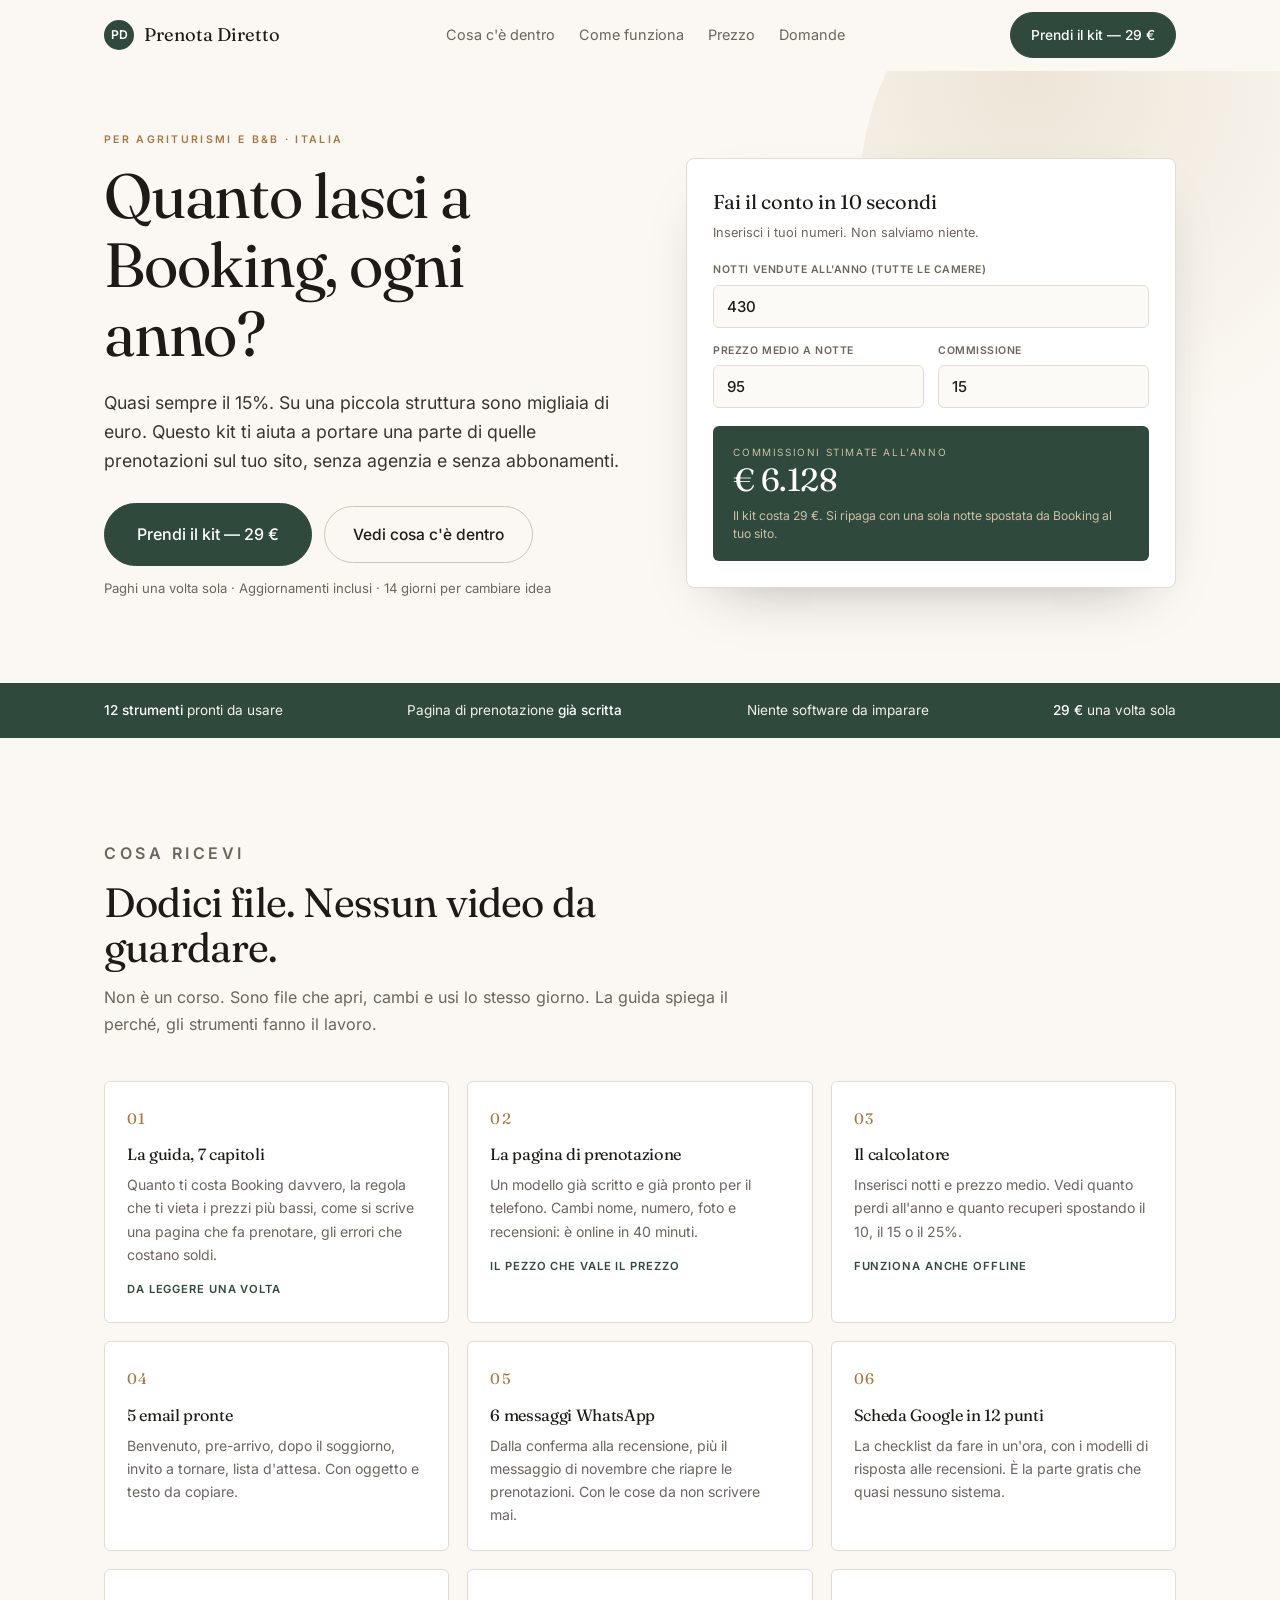
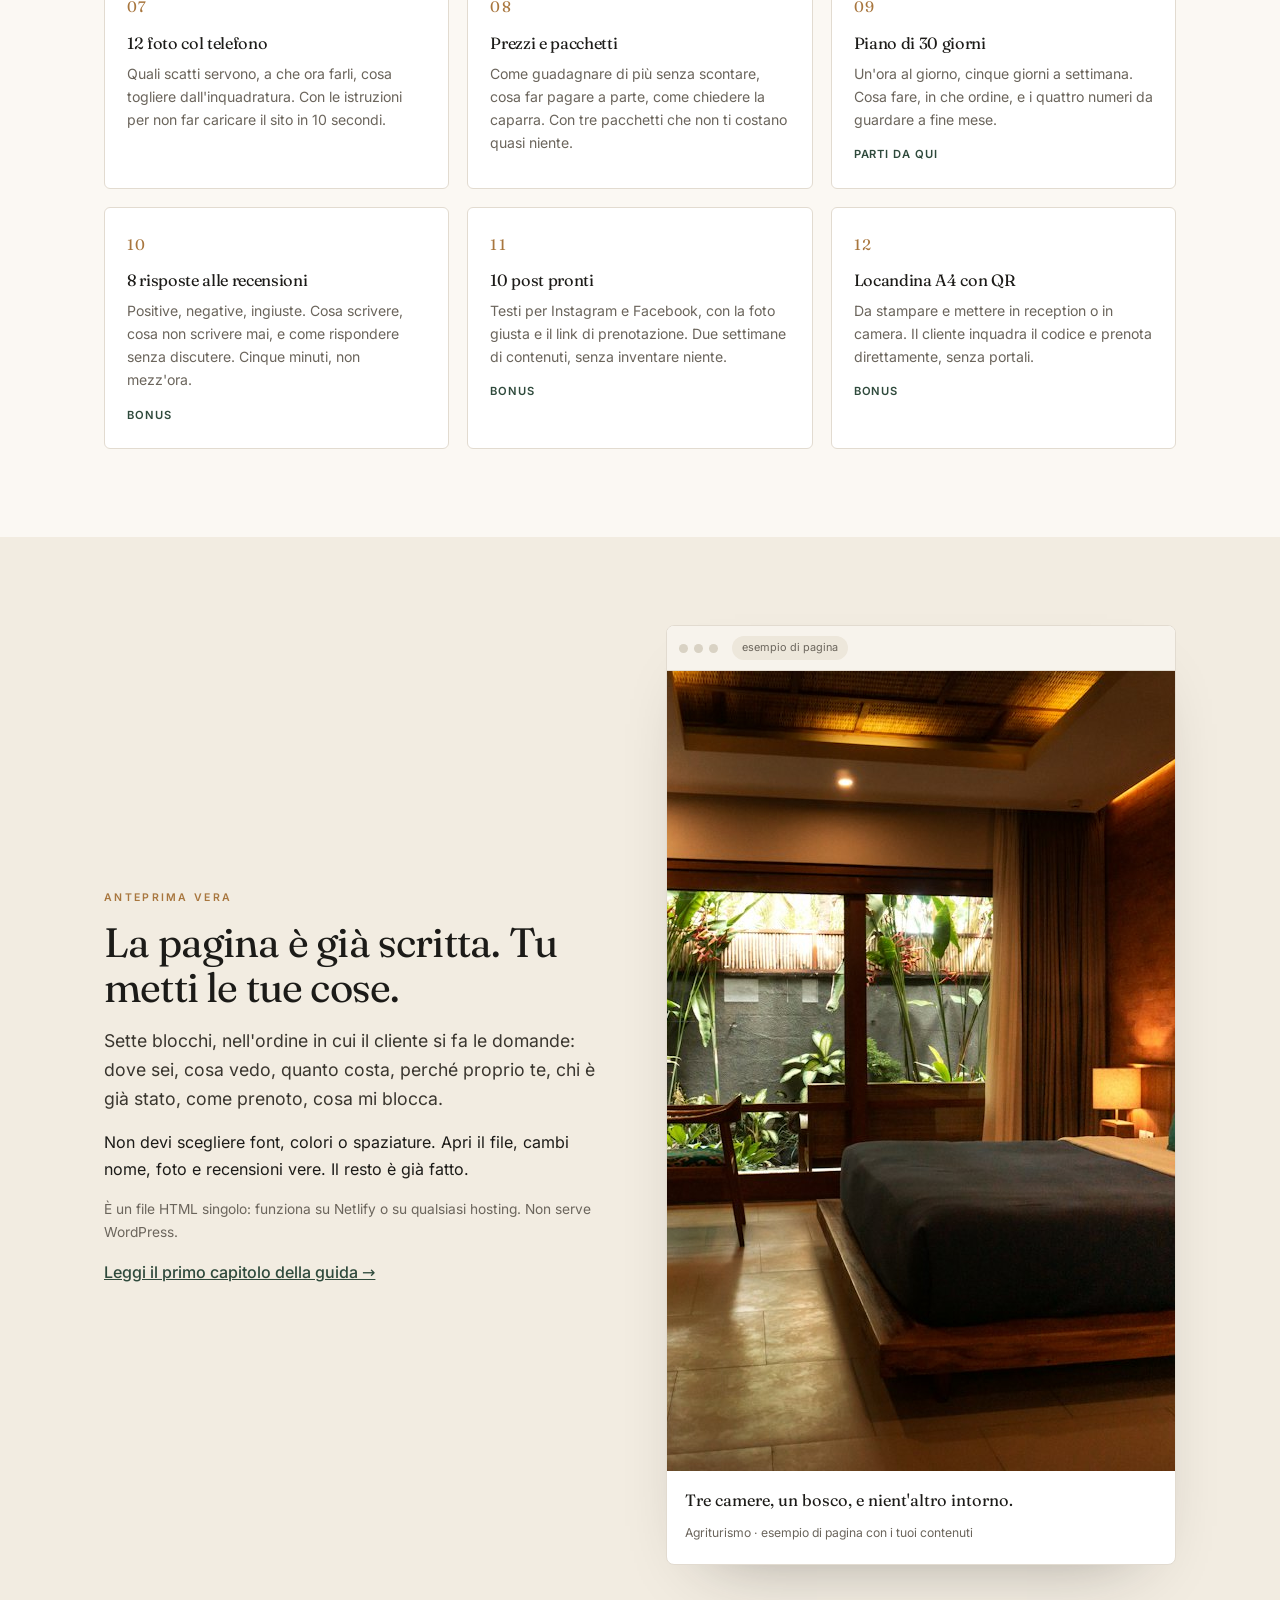
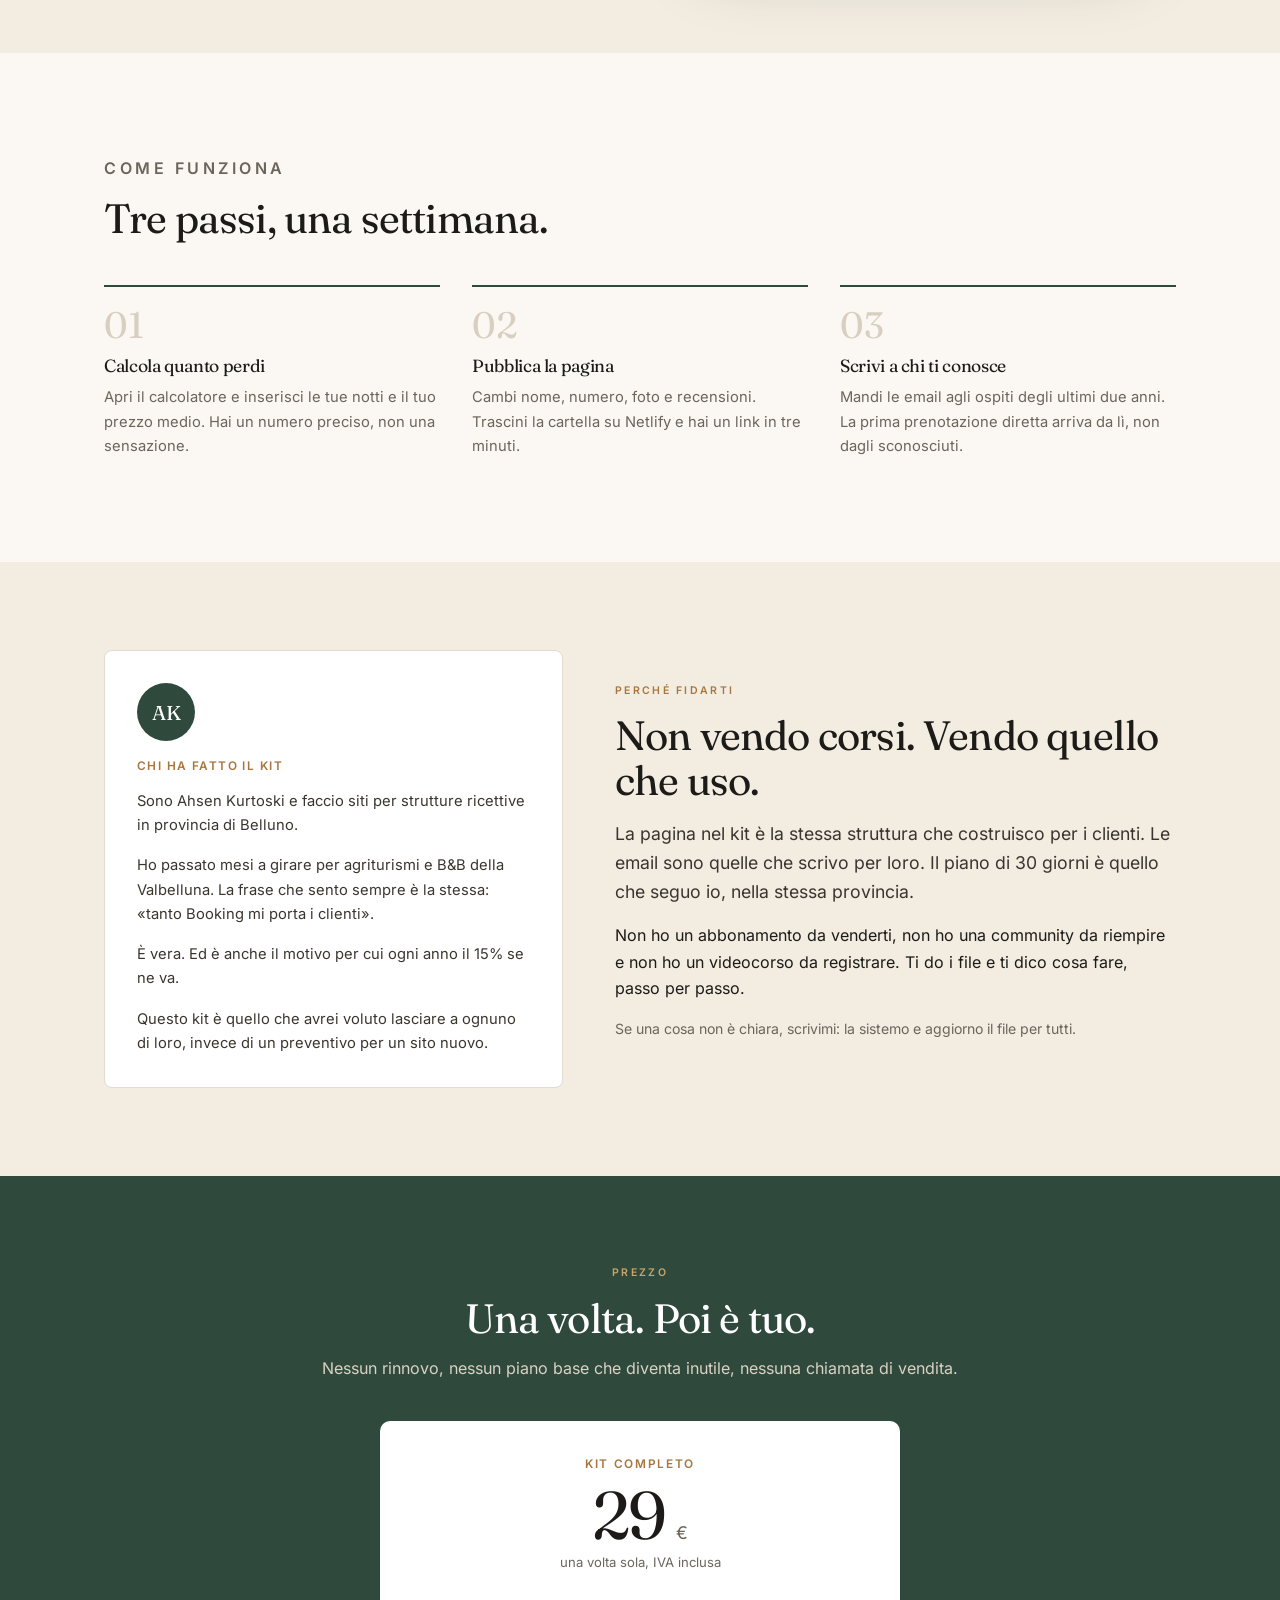
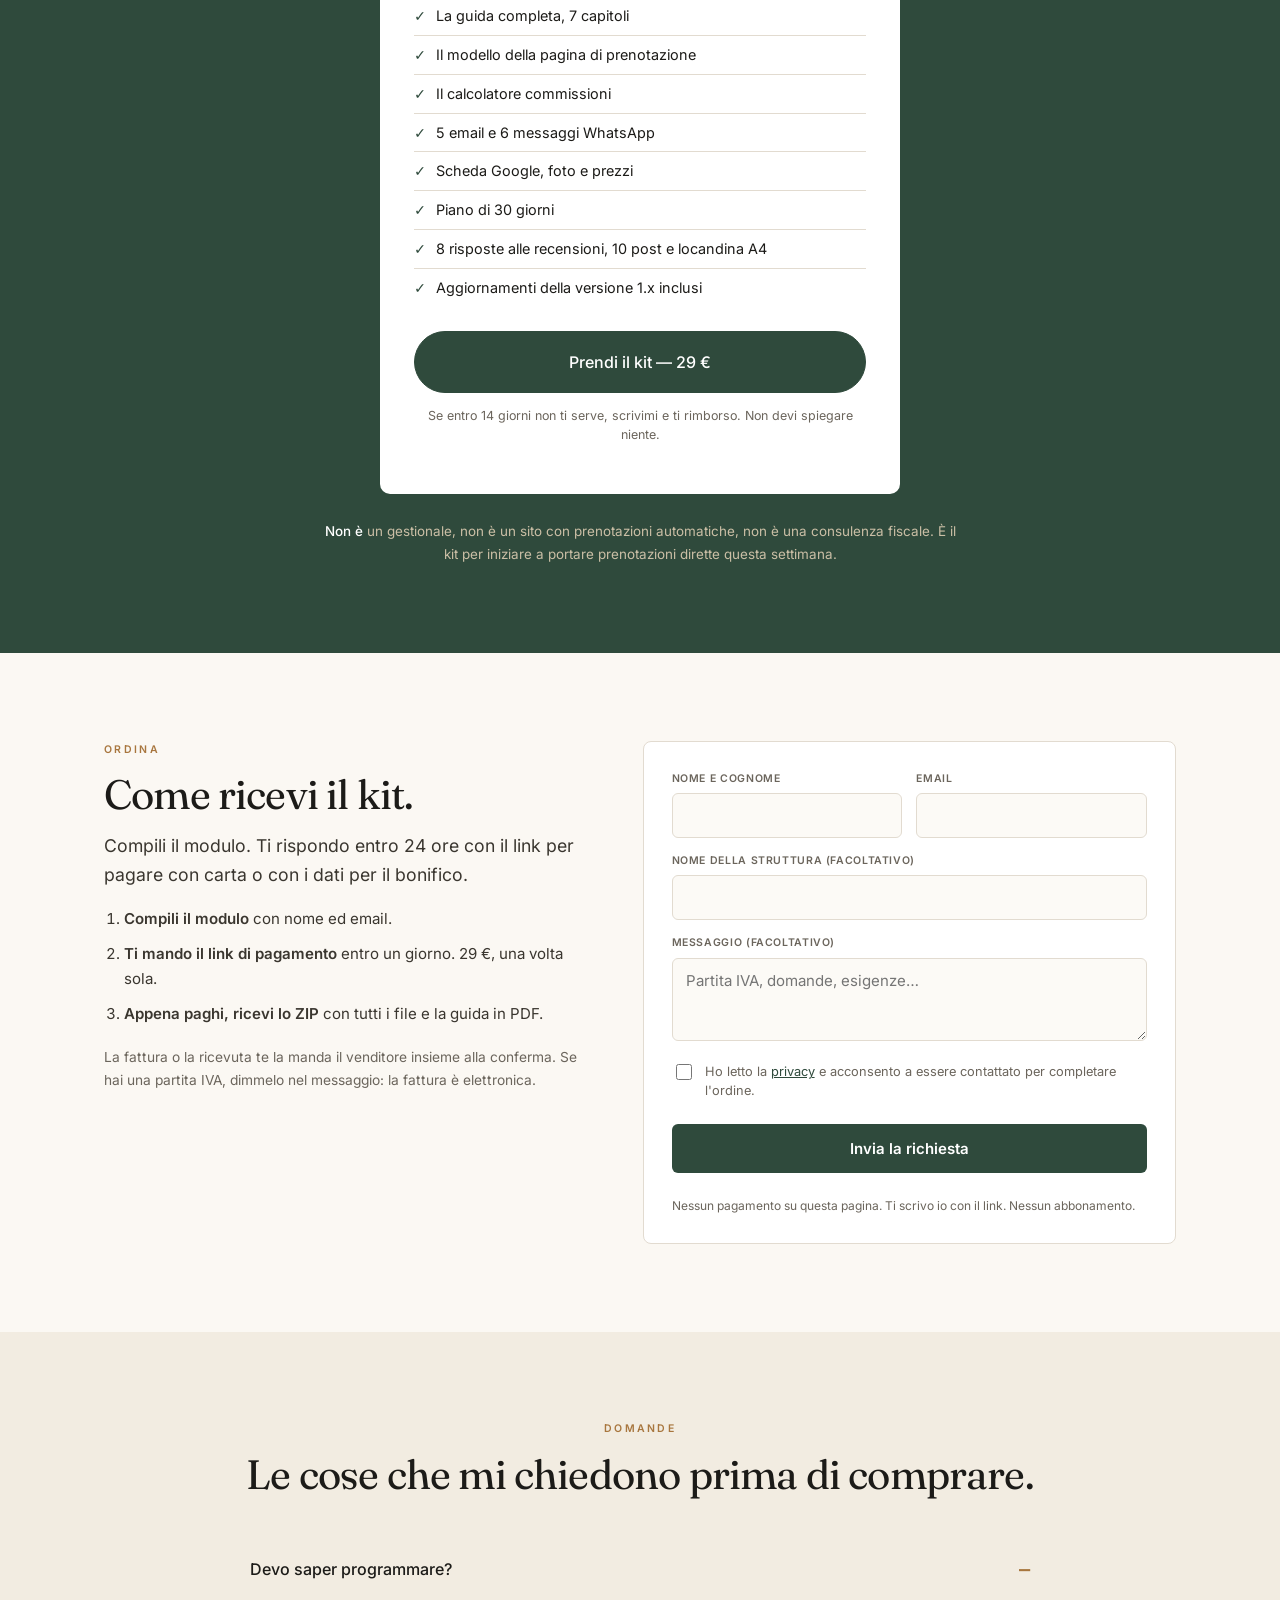
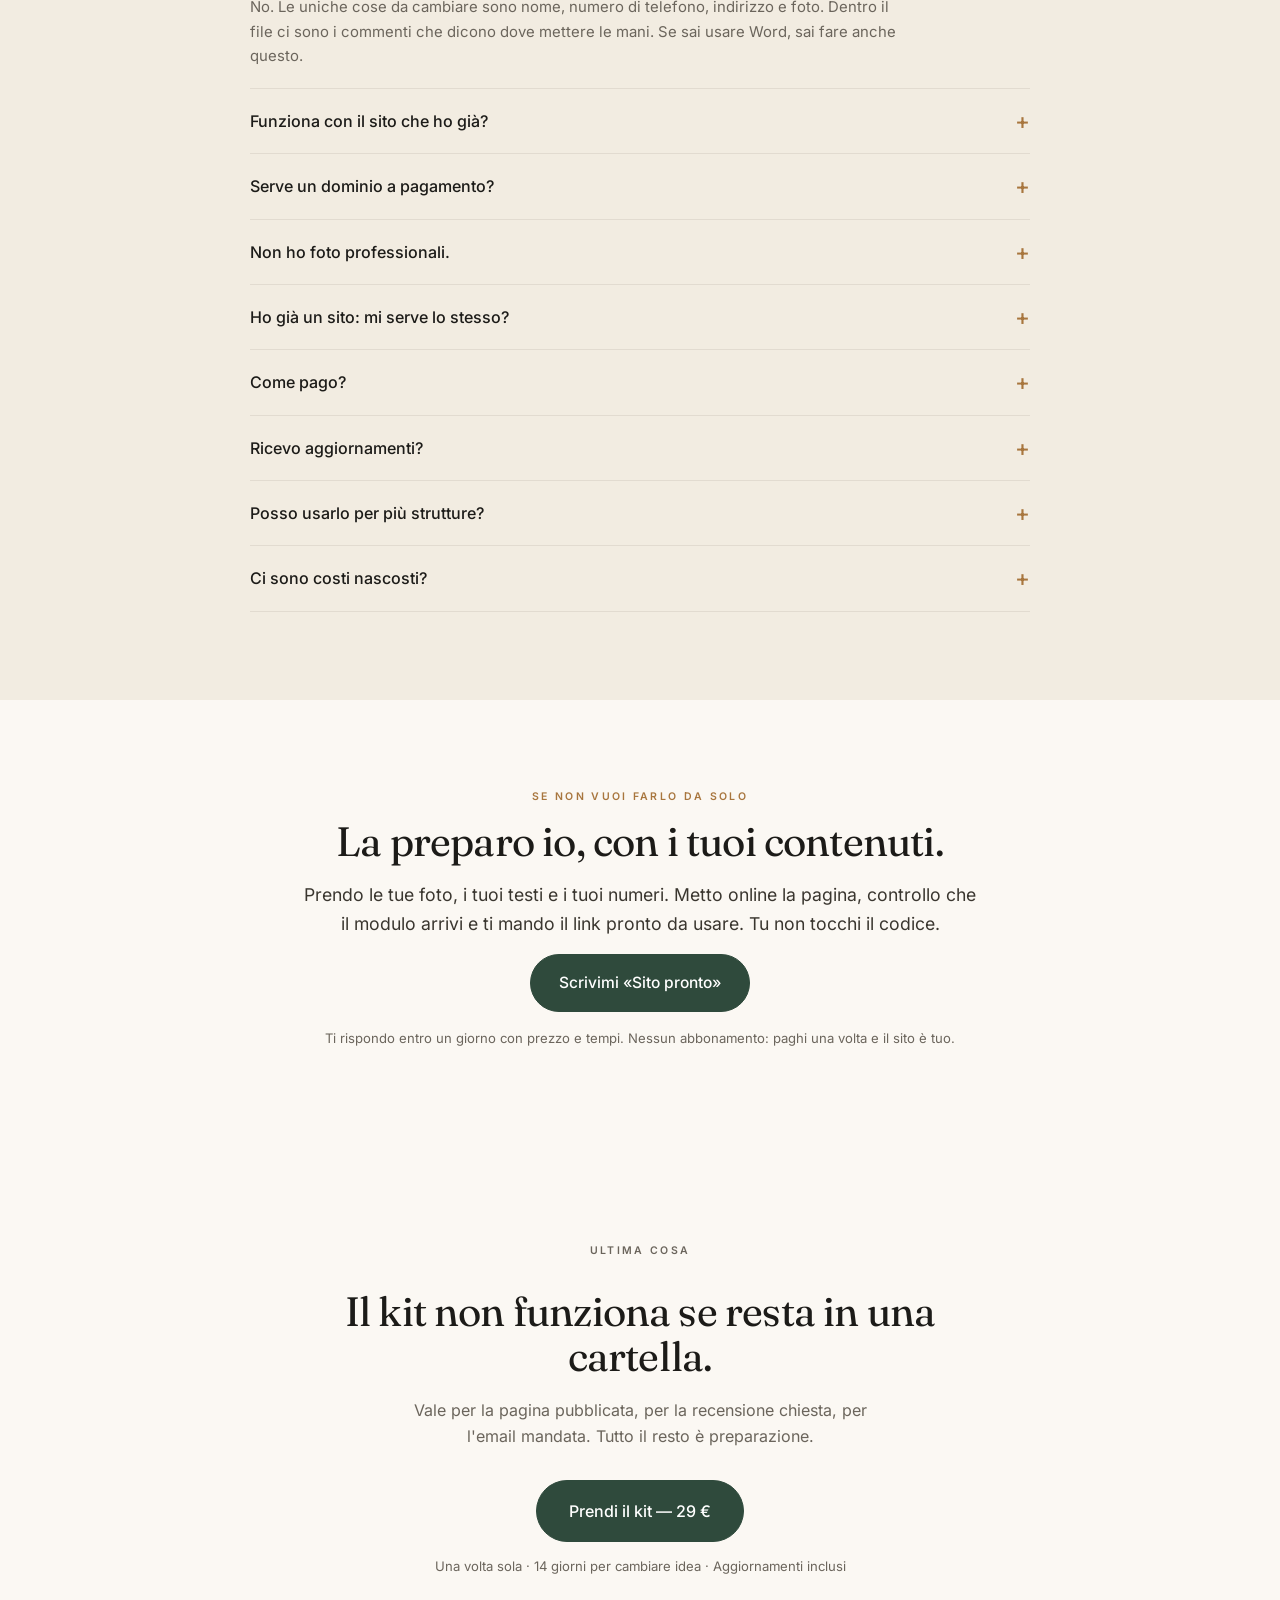
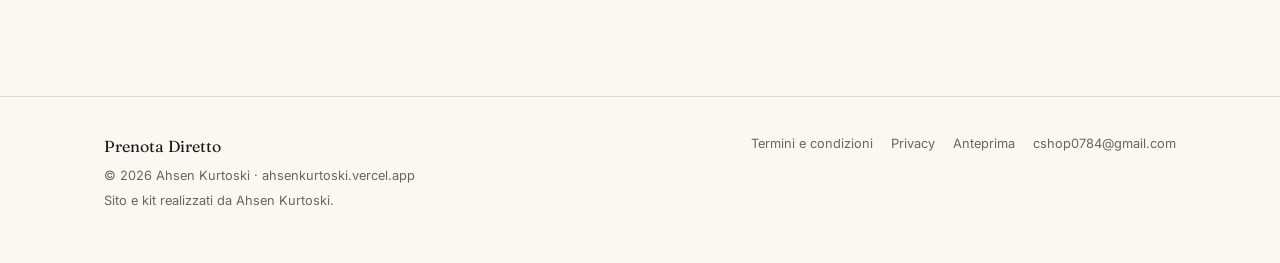
<file: index.html>
<!DOCTYPE html>
<html lang="it">
<head>
<meta charset="utf-8">
<link rel="icon" href="data:image/svg+xml,<svg xmlns='http://www.w3.org/2000/svg' viewBox='0 0 32 32'><rect width='32' height='32' rx='8' fill='%232F4A3C'/><text x='16' y='22' font-family='Georgia,serif' font-size='14' fill='%23FBF8F3' text-anchor='middle'>PD</text></svg>">
<meta name="viewport" content="width=device-width,initial-scale=1">
<title>Prenota Diretto — il kit per agriturismi e B&amp;B</title>
<meta name="description" content="Un kit pratico per agriturismi e B&B: pagina di prenotazione pronta, email, messaggi WhatsApp e scheda Google. 29 € una volta sola, senza abbonamento.">
<meta property="og:title" content="Prenota Diretto — il kit per agriturismi e B&B">
<meta property="og:description" content="Meno commissioni a Booking, più prenotazioni dirette. Dodici strumenti pronti, 29 € una volta sola.">
<meta property="og:type" content="product">
<meta property="og:image" content="https://ahsenkurtoski.github.io/prenota-diretto/img/esempio.jpg">
<meta name="theme-color" content="#2F4A3C">
<link rel="stylesheet" href="fonts.css">
<style>
:root{--bg:#FBF8F3;--ink:#1C1B18;--muted:#6B655C;--line:#E2DBD0;--forest:#2F4A3C;--forest-d:#253B30;--brass:#A8763E;--paper:#fff;--sand:#F2ECE1}
*{box-sizing:border-box}
html{scroll-behavior:smooth}
body{margin:0;background:var(--bg);color:var(--ink);font-family:Inter,system-ui,sans-serif;line-height:1.65;-webkit-font-smoothing:antialiased}
img{max-width:100%;display:block}
a{color:inherit;text-decoration:none}
h1,h2,h3{font-family:Fraunces,Georgia,serif;font-weight:400;line-height:1.1;letter-spacing:-.02em;margin:0}
h1{font-size:clamp(2.4rem,5vw,3.9rem)}
h2{font-size:clamp(1.8rem,3.2vw,2.6rem)}
h3{font-size:1.1rem;line-height:1.35}
p{margin:0 0 16px}
.wrap{max-width:1120px;margin:0 auto;padding:0 24px}
.eyebrow{font-size:10.5px;letter-spacing:.22em;text-transform:uppercase;color:var(--brass);font-weight:600;margin:0 0 14px}
.lead{font-size:1.1rem;color:#3A362F;line-height:1.65}
.btn{display:inline-flex;align-items:center;justify-content:center;gap:9px;background:var(--forest);color:#fff;padding:15px 28px;border-radius:999px;font-weight:500;font-size:.97rem;border:1px solid var(--forest);cursor:pointer;transition:transform .18s ease,background .18s ease;font-family:inherit}
.btn:hover{background:var(--forest-d);transform:translateY(-1px)}
.btn.big{padding:17px 32px;font-size:1rem}
.btn.ghost{background:transparent;color:var(--ink);border-color:#CFC6B8}
.btn.ghost:hover{background:#fff}
.micro{font-size:.82rem;color:var(--muted);margin-top:12px}

/* NAV */
.nav{position:sticky;top:0;z-index:50;background:rgba(251,248,243,.94);backdrop-filter:blur(12px);border-bottom:1px solid transparent;transition:border-color .2s}
.nav.scrolled{border-color:var(--line)}
.nav-in{display:flex;align-items:center;justify-content:space-between;height:70px;gap:24px}
.logo{display:flex;align-items:center;gap:10px;font-family:Fraunces,serif;font-size:1.15rem;white-space:nowrap}
.logo i{width:30px;height:30px;border-radius:50%;background:var(--forest);color:#fff;display:grid;place-items:center;font-style:normal;font-size:.76rem;font-family:Inter,sans-serif;font-weight:600}
.nav-links{display:flex;gap:24px;font-size:.9rem;color:var(--muted)}
.nav-links a:hover{color:var(--ink)}
.nav .btn{padding:11px 20px;font-size:.86rem;white-space:nowrap}

/* HERO */
.hero{padding:60px 0 68px;position:relative;overflow:hidden}
.hero:before{content:"";position:absolute;top:-160px;right:-140px;width:560px;height:560px;border-radius:50%;background:radial-gradient(circle at 30% 30%,#EDE5D7,#FBF8F3 70%);z-index:0}
.hero-grid{display:grid;grid-template-columns:1.04fr .96fr;gap:52px;align-items:center;position:relative;z-index:1}
.hero .lead{max-width:520px;margin-top:20px}
.hero .cta-row{display:flex;gap:12px;margin-top:28px;flex-wrap:wrap;align-items:center}

/* CALC */
.calc{background:var(--paper);border:1px solid var(--line);border-radius:8px;padding:26px;box-shadow:0 24px 60px -34px rgba(28,27,24,.4)}
.calc h4{font-family:Fraunces,serif;font-weight:400;font-size:1.25rem;margin:0 0 4px}
.calc .hint{font-size:.8rem;color:var(--muted);margin:0 0 18px}
.calc label{display:block;font-size:10.5px;font-weight:600;letter-spacing:.05em;text-transform:uppercase;color:var(--muted);margin:0 0 6px}
.calc input{width:100%;padding:11px 13px;border:1px solid var(--line);border-radius:6px;font:500 15px Inter,sans-serif;background:#FCFAF6;color:var(--ink);margin-bottom:14px}
.calc input:focus{outline:2px solid var(--forest);outline-offset:1px}
.calc .two{display:grid;grid-template-columns:1fr 1fr;gap:14px}
.calc-out{background:var(--forest);color:#fff;border-radius:6px;padding:18px 20px;margin-top:4px}
.calc-out span{display:block;font-size:10px;letter-spacing:.16em;text-transform:uppercase;color:#CBBFA6;margin-bottom:4px}
.calc-out b{font-family:Fraunces,serif;font-weight:400;font-size:2rem;line-height:1;letter-spacing:-.02em}
.calc-out small{display:block;font-size:.76rem;color:#CBBFA6;margin-top:8px;line-height:1.5}

/* STRIP */
.strip{background:var(--forest);color:#F3EFE6;padding:16px 0}
.strip-in{display:flex;justify-content:space-between;gap:20px;flex-wrap:wrap;font-size:.85rem;align-items:center}
.strip b{color:#fff;font-weight:500}

/* SECTIONS */
section.block{padding:88px 0;scroll-margin-top:70px}
section.alt{background:var(--sand)}
.sec-head{max-width:660px;margin-bottom:44px}
.sec-head p{color:var(--muted);margin-top:14px;font-size:1rem}

/* INCLUDED */
.inc{display:grid;grid-template-columns:repeat(3,1fr);gap:18px}
.inc-item{background:var(--paper);border:1px solid var(--line);border-radius:6px;padding:24px 22px;display:flex;flex-direction:column}
.inc-item .n{font-family:Fraunces,serif;color:var(--brass);font-size:.95rem;letter-spacing:.08em;margin-bottom:12px}
.inc-item h3{font-size:1.02rem;margin-bottom:8px}
.inc-item p{font-size:.88rem;color:var(--muted);margin:0}
.inc-item .tag{margin-top:14px;font-size:.7rem;letter-spacing:.08em;text-transform:uppercase;color:var(--forest);font-weight:600}

/* PREVIEW */
.prev{display:grid;grid-template-columns:1fr 1fr;gap:52px;align-items:center}
.frame{background:#fff;border:1px solid var(--line);border-radius:8px;overflow:hidden;box-shadow:0 30px 70px -44px rgba(28,27,24,.45)}
.frame-bar{display:flex;align-items:center;gap:6px;padding:10px 12px;border-bottom:1px solid var(--line);background:#F7F3EC}
.frame-bar i{width:9px;height:9px;border-radius:50%;background:#D9D2C4;display:block}
.frame-bar span{margin-left:8px;font-size:.68rem;color:var(--muted);background:#EDE7DB;padding:3px 10px;border-radius:99px}
.frame img{aspect-ratio:4/3;object-fit:cover;width:100%}
.frame-txt{padding:16px 18px 20px}
.frame-txt b{font-family:Fraunces,serif;font-weight:400;font-size:1.02rem;display:block;margin-bottom:4px}
.frame-txt small{color:var(--muted);font-size:.76rem}
.quote{font-family:Fraunces,serif;font-size:1.35rem;line-height:1.4;border-left:2px solid var(--brass);padding-left:20px;margin:26px 0;color:#2A2721}

/* STEPS */
.steps{display:grid;grid-template-columns:repeat(3,1fr);gap:32px}
.step{border-top:2px solid var(--forest);padding-top:20px}
.step span{font-family:Fraunces,serif;font-size:2.3rem;color:#D8CFC0;line-height:1;display:block;margin-bottom:10px}
.step h3{margin-bottom:8px}
.step p{font-size:.92rem;color:var(--muted)}

/* AUTHOR */
.author{display:grid;grid-template-columns:.9fr 1.1fr;gap:52px;align-items:center}
.author-card{background:var(--paper);border:1px solid var(--line);border-radius:8px;padding:32px}
.avatar{width:58px;height:58px;border-radius:50%;background:var(--forest);color:#fff;display:grid;place-items:center;font-family:Fraunces,serif;font-size:1.25rem;margin-bottom:16px}
.author-card p{font-size:.92rem;color:#3A362F}
.author-card .role{font-size:.74rem;letter-spacing:.12em;text-transform:uppercase;color:var(--brass);font-weight:600;margin-bottom:12px}

/* PRICE */
.price-sec{background:var(--forest);color:#F3EFE6}
.price-sec h2{color:#fff}
.price-sec .eyebrow{color:#C9A46B}
.price-box{background:#fff;color:var(--ink);border-radius:10px;padding:34px;max-width:520px;margin:0 auto;text-align:center}
.price-box .amount{font-family:Fraunces,serif;font-size:4.2rem;line-height:1;letter-spacing:-.03em;margin:6px 0 4px}
.price-box .amount small{font-size:1.1rem;font-family:Inter,sans-serif;letter-spacing:0;color:var(--muted);font-weight:400}
.price-box .once{font-size:.82rem;color:var(--muted);margin-bottom:22px}
.price-box ul{list-style:none;padding:0;margin:24px 0;text-align:left;font-size:.9rem}
.price-box li{display:flex;gap:10px;padding:7px 0;border-bottom:1px solid var(--line)}
.price-box li:last-child{border-bottom:0}
.price-box li:before{content:"✓";color:var(--forest);font-weight:600;flex:none}
.price-box .btn{width:100%}
.price-box .guarantee{font-size:.78rem;color:var(--muted);margin-top:14px;line-height:1.5}
.nots{font-size:.84rem;color:#CBBFA6}
.nots b{color:#fff;font-weight:500}

/* ORDER */
.order{display:grid;grid-template-columns:.95fr 1.05fr;gap:56px;align-items:start}
.order-info ol{padding-left:20px;margin:18px 0 0}
.order-info li{margin-bottom:10px;font-size:.94rem;color:#3A362F}
form{background:var(--paper);border:1px solid var(--line);border-radius:8px;padding:28px}
form .f{display:grid;gap:14px}
form label{display:block;font-size:10.5px;letter-spacing:.06em;text-transform:uppercase;color:var(--muted);font-weight:600;margin-bottom:6px}
form input,form textarea{width:100%;padding:12px 13px;border:1px solid var(--line);border-radius:6px;font:400 15px Inter,sans-serif;background:#FCFAF6;color:var(--ink)}
form input:focus,form textarea:focus{outline:2px solid var(--forest);outline-offset:1px}
form .two{display:grid;grid-template-columns:1fr 1fr;gap:14px}
.check{display:flex;gap:10px;align-items:flex-start;line-height:1.5}
.check span{text-transform:none;letter-spacing:0;font-size:.8rem;font-weight:400;color:var(--muted)}
.check input{width:16px;height:16px;flex:none;margin-top:2px;accent-color:var(--forest)}
form button{margin-top:4px;background:var(--forest);color:#fff;border:0;padding:15px;border-radius:6px;font:600 15px Inter,sans-serif;cursor:pointer}
form button:hover{background:var(--forest-d)}
form button:disabled{opacity:.6;cursor:wait}
.form-note{font-size:.75rem;color:var(--muted);margin:10px 0 0;line-height:1.5}
.msg{display:none;border-radius:6px;padding:14px 16px;font-size:.9rem;margin-top:12px}
.msg.ok{display:block;background:#E8F1EA;border:1px solid #B9D2BF;color:#1E3A26}
.msg.err{display:block;background:#FBF0E6;border:1px solid #E3C4A4;color:#6B3E16}
.msg a{text-decoration:underline;font-weight:500}

/* FAQ */
.faq{max-width:780px;margin:40px auto 0}
details{border-bottom:1px solid var(--line);padding:19px 0}
summary{cursor:pointer;font-weight:500;list-style:none;display:flex;justify-content:space-between;gap:20px;align-items:center;font-size:1rem}
summary::-webkit-details-marker{display:none}
summary:after{content:"+";font-size:1.4rem;color:var(--brass);line-height:1}
details[open] summary:after{content:"–"}
details p{margin:13px 0 0;color:var(--muted);font-size:.93rem;max-width:660px}

/* FINAL + FOOTER */
.final{text-align:center;padding:88px 0}
.final h2{max-width:700px;margin:0 auto 18px}
.final p{max-width:500px;margin:0 auto 30px;color:var(--muted)}
.foot{border-top:1px solid var(--line);padding:36px 0 52px;font-size:.8rem;color:var(--muted)}
.foot-in{display:flex;justify-content:space-between;gap:28px;flex-wrap:wrap}
.foot a:hover{color:var(--ink)}
.foot-links{display:flex;gap:18px;flex-wrap:wrap}
.foot strong{color:var(--ink);font-weight:500}

.buy-short{display:none}

@media(max-width:960px){
  .hero-grid,.prev,.author,.order{grid-template-columns:1fr;gap:38px}
  .inc{grid-template-columns:1fr 1fr}
  .steps{grid-template-columns:1fr}
  .nav-links{display:none}
  section.block{padding:60px 0}
}
@media(max-width:600px){
  .inc{grid-template-columns:1fr}
  .nav-in{height:62px;gap:10px}
section.block{scroll-margin-top:62px}
  .logo{font-size:1rem;gap:8px}
  .logo i{width:27px;height:27px;font-size:.68rem}
  .nav .btn{padding:10px 14px;font-size:.8rem}
  .buy-long{display:none}
  .buy-short{display:inline}
  .hero{padding:40px 0 52px}
  .calc .two,.hero .cta-row .btn,form .two{grid-template-columns:1fr;width:100%}
  .hero .cta-row .btn{width:100%}
  .price-box{padding:24px}
  .price-box .amount{font-size:3.3rem}
}
@media(prefers-reduced-motion:reduce){*{transition:none!important;scroll-behavior:auto!important}}
</style>
</head>
<body>

<header class="nav" id="nav">
  <div class="wrap nav-in">
    <a href="#" class="logo"><i>PD</i> Prenota Diretto</a>
    <nav class="nav-links">
      <a href="#dentro">Cosa c'è dentro</a>
      <a href="#come">Come funziona</a>
      <a href="#prezzo">Prezzo</a>
      <a href="#faq">Domande</a>
    </nav>
    <a class="btn" href="#ordina"><span class="buy-long">Prendi il kit — 29 €</span><span class="buy-short">Kit — 29 €</span></a>
  </div>
</header>

<!-- HERO -->
<section class="hero">
  <div class="wrap hero-grid">
    <div>
      <p class="eyebrow">Per agriturismi e B&amp;B · Italia</p>
      <h1>Quanto lasci a Booking, ogni anno?</h1>
      <p class="lead">Quasi sempre il 15%. Su una piccola struttura sono migliaia di euro. Questo kit ti aiuta a portare una parte di quelle prenotazioni sul tuo sito, senza agenzia e senza abbonamenti.</p>
      <div class="cta-row">
        <a class="btn big" href="#ordina">Prendi il kit — 29 €</a>
        <a class="btn ghost" href="#dentro">Vedi cosa c'è dentro</a>
      </div>
      <p class="micro">Paghi una volta sola · Aggiornamenti inclusi · 14 giorni per cambiare idea</p>
    </div>

    <div class="calc">
      <h4>Fai il conto in 10 secondi</h4>
      <p class="hint">Inserisci i tuoi numeri. Non salviamo niente.</p>
      <label for="notti">Notti vendute all'anno (tutte le camere)</label>
      <input type="number" id="notti" value="430" min="10" max="20000" step="10">
      <div class="two">
        <div>
          <label for="prezzoNotte">Prezzo medio a notte</label>
          <input type="number" id="prezzoNotte" value="95" min="20" max="1500" step="5">
        </div>
        <div>
          <label for="comm">Commissione</label>
          <input type="number" id="comm" value="15" min="5" max="30" step="1">
        </div>
      </div>
      <div class="calc-out">
        <span>Commissioni stimate all'anno</span>
        <b id="out">€ 6.128</b>
        <small>Il kit costa 29 €. Si ripaga con una sola notte spostata da Booking al tuo sito.</small>
      </div>
    </div>
  </div>
</section>

<div class="strip">
  <div class="wrap strip-in">
    <span><b>12 strumenti</b> pronti da usare</span>
    <span>Pagina di prenotazione <b>già scritta</b></span>
    <span>Niente software da imparare</span>
    <span><b>29 €</b> una volta sola</span>
  </div>
</div>

<!-- COSA C'E' DENTRO -->
<section class="block" id="dentro">
  <div class="wrap">
    <div class="sec-head">
      <p class="eyebrow">Cosa ricevi</p>
      <h2>Dodici file. Nessun video da guardare.</h2>
      <p>Non è un corso. Sono file che apri, cambi e usi lo stesso giorno. La guida spiega il perché, gli strumenti fanno il lavoro.</p>
    </div>
    <div class="inc">
      <article class="inc-item">
        <span class="n">01</span>
        <h3>La guida, 7 capitoli</h3>
        <p>Quanto ti costa Booking davvero, la regola che ti vieta i prezzi più bassi, come si scrive una pagina che fa prenotare, gli errori che costano soldi.</p>
        <span class="tag">Da leggere una volta</span>
      </article>
      <article class="inc-item">
        <span class="n">02</span>
        <h3>La pagina di prenotazione</h3>
        <p>Un modello già scritto e già pronto per il telefono. Cambi nome, numero, foto e recensioni: è online in 40 minuti.</p>
        <span class="tag">Il pezzo che vale il prezzo</span>
      </article>
      <article class="inc-item">
        <span class="n">03</span>
        <h3>Il calcolatore</h3>
        <p>Inserisci notti e prezzo medio. Vedi quanto perdi all'anno e quanto recuperi spostando il 10, il 15 o il 25%.</p>
        <span class="tag">Funziona anche offline</span>
      </article>
      <article class="inc-item">
        <span class="n">04</span>
        <h3>5 email pronte</h3>
        <p>Benvenuto, pre-arrivo, dopo il soggiorno, invito a tornare, lista d'attesa. Con oggetto e testo da copiare.</p>
      </article>
      <article class="inc-item">
        <span class="n">05</span>
        <h3>6 messaggi WhatsApp</h3>
        <p>Dalla conferma alla recensione, più il messaggio di novembre che riapre le prenotazioni. Con le cose da non scrivere mai.</p>
      </article>
      <article class="inc-item">
        <span class="n">06</span>
        <h3>Scheda Google in 12 punti</h3>
        <p>La checklist da fare in un'ora, con i modelli di risposta alle recensioni. È la parte gratis che quasi nessuno sistema.</p>
      </article>
      <article class="inc-item">
        <span class="n">07</span>
        <h3>12 foto col telefono</h3>
        <p>Quali scatti servono, a che ora farli, cosa togliere dall'inquadratura. Con le istruzioni per non far caricare il sito in 10 secondi.</p>
      </article>
      <article class="inc-item">
        <span class="n">08</span>
        <h3>Prezzi e pacchetti</h3>
        <p>Come guadagnare di più senza scontare, cosa far pagare a parte, come chiedere la caparra. Con tre pacchetti che non ti costano quasi niente.</p>
      </article>
      <article class="inc-item">
        <span class="n">09</span>
        <h3>Piano di 30 giorni</h3>
        <p>Un'ora al giorno, cinque giorni a settimana. Cosa fare, in che ordine, e i quattro numeri da guardare a fine mese.</p>
        <span class="tag">Parti da qui</span>
      </article>
      <article class="inc-item">
        <span class="n">10</span>
        <h3>8 risposte alle recensioni</h3>
        <p>Positive, negative, ingiuste. Cosa scrivere, cosa non scrivere mai, e come rispondere senza discutere. Cinque minuti, non mezz'ora.</p>
        <span class="tag">Bonus</span>
      </article>
      <article class="inc-item">
        <span class="n">11</span>
        <h3>10 post pronti</h3>
        <p>Testi per Instagram e Facebook, con la foto giusta e il link di prenotazione. Due settimane di contenuti, senza inventare niente.</p>
        <span class="tag">Bonus</span>
      </article>
      <article class="inc-item">
        <span class="n">12</span>
        <h3>Locandina A4 con QR</h3>
        <p>Da stampare e mettere in reception o in camera. Il cliente inquadra il codice e prenota direttamente, senza portali.</p>
        <span class="tag">Bonus</span>
      </article>
    </div>
  </div>
</section>

<!-- ANTEPRIMA -->
<section class="block alt">
  <div class="wrap prev">
    <div>
      <p class="eyebrow">Anteprima vera</p>
      <h2>La pagina è già scritta. Tu metti le tue cose.</h2>
      <p class="lead" style="margin-top:16px">Sette blocchi, nell'ordine in cui il cliente si fa le domande: dove sei, cosa vedo, quanto costa, perché proprio te, chi è già stato, come prenoto, cosa mi blocca.</p>
      <p>Non devi scegliere font, colori o spaziature. Apri il file, cambi nome, foto e recensioni vere. Il resto è già fatto.</p>
      <p style="font-size:.86rem;color:var(--muted)">È un file HTML singolo: funziona su Netlify o su qualsiasi hosting. Non serve WordPress.</p>
      <p><a href="anteprima.html" style="color:var(--forest);text-decoration:underline;font-weight:500">Leggi il primo capitolo della guida →</a></p>
    </div>
    <div class="frame">
      <div class="frame-bar"><i></i><i></i><i></i><span>esempio di pagina</span></div>
      <img src="img/esempio.jpg" width="1200" height="800" loading="lazy" alt="Esempio della pagina di prenotazione inclusa nel kit">
      <div class="frame-txt">
        <b>Tre camere, un bosco, e nient'altro intorno.</b>
        <small>Agriturismo · esempio di pagina con i tuoi contenuti</small>
      </div>
    </div>
  </div>
</section>

<!-- COME FUNZIONA -->
<section class="block" id="come">
  <div class="wrap">
    <div class="sec-head">
      <p class="eyebrow">Come funziona</p>
      <h2>Tre passi, una settimana.</h2>
    </div>
    <div class="steps">
      <div class="step">
        <span>01</span>
        <h3>Calcola quanto perdi</h3>
        <p>Apri il calcolatore e inserisci le tue notti e il tuo prezzo medio. Hai un numero preciso, non una sensazione.</p>
      </div>
      <div class="step">
        <span>02</span>
        <h3>Pubblica la pagina</h3>
        <p>Cambi nome, numero, foto e recensioni. Trascini la cartella su Netlify e hai un link in tre minuti.</p>
      </div>
      <div class="step">
        <span>03</span>
        <h3>Scrivi a chi ti conosce</h3>
        <p>Mandi le email agli ospiti degli ultimi due anni. La prima prenotazione diretta arriva da lì, non dagli sconosciuti.</p>
      </div>
    </div>
  </div>
</section>

<!-- CHI SONO -->
<section class="block alt">
  <div class="wrap author">
    <div class="author-card">
      <div class="avatar">AK</div>
      <p class="role">Chi ha fatto il kit</p>
      <p>Sono Ahsen Kurtoski e faccio siti per strutture ricettive in provincia di Belluno.</p>
      <p>Ho passato mesi a girare per agriturismi e B&amp;B della Valbelluna. La frase che sento sempre è la stessa: «tanto Booking mi porta i clienti».</p>
      <p>È vera. Ed è anche il motivo per cui ogni anno il 15% se ne va.</p>
      <p style="margin-bottom:0">Questo kit è quello che avrei voluto lasciare a ognuno di loro, invece di un preventivo per un sito nuovo.</p>
    </div>
    <div>
      <p class="eyebrow">Perché fidarti</p>
      <h2>Non vendo corsi. Vendo quello che uso.</h2>
      <p class="lead" style="margin-top:16px">La pagina nel kit è la stessa struttura che costruisco per i clienti. Le email sono quelle che scrivo per loro. Il piano di 30 giorni è quello che seguo io, nella stessa provincia.</p>
      <p>Non ho un abbonamento da venderti, non ho una community da riempire e non ho un videocorso da registrare. Ti do i file e ti dico cosa fare, passo per passo.</p>
      <p style="font-size:.88rem;color:var(--muted)">Se una cosa non è chiara, scrivimi: la sistemo e aggiorno il file per tutti.</p>
    </div>
  </div>
</section>

<!-- PREZZO -->
<section class="block price-sec" id="prezzo">
  <div class="wrap">
    <div style="text-align:center;max-width:640px;margin:0 auto 40px">
      <p class="eyebrow">Prezzo</p>
      <h2>Una volta. Poi è tuo.</h2>
      <p style="color:#D9D2C4;margin-top:14px">Nessun rinnovo, nessun piano base che diventa inutile, nessuna chiamata di vendita.</p>
    </div>
    <div class="price-box">
      <div style="font-size:.74rem;letter-spacing:.14em;text-transform:uppercase;color:var(--brass);font-weight:600">Kit completo</div>
      <div class="amount">29 <small>€</small></div>
      <div class="once">una volta sola, IVA inclusa</div>
      <ul>
        <li>La guida completa, 7 capitoli</li>
        <li>Il modello della pagina di prenotazione</li>
        <li>Il calcolatore commissioni</li>
        <li>5 email e 6 messaggi WhatsApp</li>
        <li>Scheda Google, foto e prezzi</li>
        <li>Piano di 30 giorni</li>
        <li>8 risposte alle recensioni, 10 post e locandina A4</li>
        <li>Aggiornamenti della versione 1.x inclusi</li>
      </ul>
      <a class="btn big" href="#ordina">Prendi il kit — 29 €</a>
      <p class="guarantee">Se entro 14 giorni non ti serve, scrivimi e ti rimborso. Non devi spiegare niente.</p>
    </div>
    <p class="nots" style="text-align:center;max-width:640px;margin:26px auto 0"><b>Non è</b> un gestionale, non è un sito con prenotazioni automatiche, non è una consulenza fiscale. È il kit per iniziare a portare prenotazioni dirette questa settimana.</p>
  </div>
</section>

<!-- ORDINE -->
<section class="block" id="ordina">
  <div class="wrap order">
    <div class="order-info">
      <p class="eyebrow">Ordina</p>
      <h2>Come ricevi il kit.</h2>
      <p class="lead" style="margin-top:14px">Compili il modulo. Ti rispondo entro 24 ore con il link per pagare con carta o con i dati per il bonifico.</p>
      <ol>
        <li><strong>Compili il modulo</strong> con nome ed email.</li>
        <li><strong>Ti mando il link di pagamento</strong> entro un giorno. 29 €, una volta sola.</li>
        <li><strong>Appena paghi, ricevi lo ZIP</strong> con tutti i file e la guida in PDF.</li>
      </ol>
      <p style="font-size:.86rem;color:var(--muted);margin-top:20px">La fattura o la ricevuta te la manda il venditore insieme alla conferma. Se hai una partita IVA, dimmelo nel messaggio: la fattura è elettronica.</p>
    </div>

    <form name="ordine" method="POST" action="https://formsubmit.co/cshop0784@gmail.com" id="orderForm" novalidate>
      <input type="hidden" name="_subject" value="Nuovo ordine — Prenota Diretto (29 €)">
      <input type="hidden" name="_template" value="table">
      <input type="hidden" name="_captcha" value="false">
      <input type="hidden" name="_next" value="https://ahsenkurtoski.github.io/prenota-diretto/grazie.html">
      <input type="text" name="_honey" style="display:none" tabindex="-1" autocomplete="off" aria-hidden="true">
      <div class="f">
        <div class="two">
          <div>
            <label for="nome">Nome e cognome</label>
            <input id="nome" name="nome" autocomplete="name" required>
          </div>
          <div>
            <label for="email">Email</label>
            <input id="email" name="email" type="email" autocomplete="email" required>
          </div>
        </div>
        <div>
          <label for="struttura">Nome della struttura (facoltativo)</label>
          <input id="struttura" name="struttura" autocomplete="organization">
        </div>
        <div>
          <label for="messaggio">Messaggio (facoltativo)</label>
          <textarea id="messaggio" name="messaggio" rows="3" placeholder="Partita IVA, domande, esigenze…"></textarea>
        </div>
        <label class="check" for="privacy">
          <input type="checkbox" id="privacy" name="privacy" value="si" required>
          <span>Ho letto la <a href="privacy.html" style="color:var(--forest);text-decoration:underline">privacy</a> e acconsento a essere contattato per completare l'ordine.</span>
        </label>
        <button type="submit" id="submitBtn">Invia la richiesta</button>
        <p class="form-note">Nessun pagamento su questa pagina. Ti scrivo io con il link. Nessun abbonamento.</p>
        <div class="msg" id="formMsg" role="status" aria-live="polite"></div>
      </div>
    </form>
  </div>
</section>

<!-- FAQ -->
<section class="block alt" id="faq">
  <div class="wrap">
    <div style="text-align:center">
      <p class="eyebrow">Domande</p>
      <h2>Le cose che mi chiedono prima di comprare.</h2>
    </div>
    <div class="faq">
      <details open>
        <summary>Devo saper programmare?</summary>
        <p>No. Le uniche cose da cambiare sono nome, numero di telefono, indirizzo e foto. Dentro il file ci sono i commenti che dicono dove mettere le mani. Se sai usare Word, sai fare anche questo.</p>
      </details>
      <details>
        <summary>Funziona con il sito che ho già?</summary>
        <p>Sì. Puoi usarlo come pagina di prenotazione separata, da collegare al sito che hai, oppure come sito completo se non ne hai uno.</p>
      </details>
      <details>
        <summary>Serve un dominio a pagamento?</summary>
        <p>Per iniziare no: Netlify ti dà un indirizzo gratuito. Un dominio tuo costa 10–15 € all'anno e si collega in cinque minuti. Le istruzioni sono dentro.</p>
      </details>
      <details>
        <summary>Non ho foto professionali.</summary>
        <p>Meglio otto foto vere fatte col telefono che venti foto prese da internet. Dentro c'è la checklist dei 12 scatti, con gli orari e le istruzioni per farle in un'ora.</p>
      </details>
      <details>
        <summary>Ho già un sito: mi serve lo stesso?</summary>
        <p>Guarda se la tua pagina di prenotazione si apre da telefono in meno di tre secondi e chiede solo nome, date e ospiti. Se la risposta è no, il kit serve. Se è sì, ti servono solo le email e la scheda Google.</p>
      </details>
      <details>
        <summary>Come pago?</summary>
        <p>Dopo il modulo ti mando un link per pagare con carta, oppure i dati per il bonifico. 29 € una volta sola, IVA inclusa. Nessun rinnovo.</p>
      </details>
      <details>
        <summary>Ricevo aggiornamenti?</summary>
        <p>Sì, quelli della versione 1.x sono inclusi e gratuiti. Se aggiorno un modello o un testo, ricevi il file nuovo senza pagare altro.</p>
      </details>
      <details>
        <summary>Posso usarlo per più strutture?</summary>
        <p>La licenza vale per una struttura. Se ne hai più di una, scrivimi nel modulo: troviamo una soluzione semplice.</p>
      </details>
      <details>
        <summary>Ci sono costi nascosti?</summary>
        <p>No. 29 € una volta. Hosting gratuito per iniziare, dominio facoltativo, nessun abbonamento a questo kit.</p>
      </details>
    </div>
  </div>
</section>

<!-- FATTO PER TE -->
<section class="block" id="servizio">
  <div class="wrap" style="max-width:720px;text-align:center">
    <p class="eyebrow">Se non vuoi farlo da solo</p>
    <h2>La preparo io, con i tuoi contenuti.</h2>
    <p class="lead" style="margin-top:16px">Prendo le tue foto, i tuoi testi e i tuoi numeri. Metto online la pagina, controllo che il modulo arrivi e ti mando il link pronto da usare. Tu non tocchi il codice.</p>
    <p><a class="btn" href="mailto:cshop0784@gmail.com?subject=Sito%20pronto%20%E2%80%94%20Prenota%20Diretto">Scrivimi «Sito pronto»</a></p>
    <p class="micro">Ti rispondo entro un giorno con prezzo e tempi. Nessun abbonamento: paghi una volta e il sito è tuo.</p>
  </div>
</section>

<!-- CTA FINALE -->
<section class="final">
  <div class="wrap">
    <p class="eyebrow">Ultima cosa</p>
    <h2>Il kit non funziona se resta in una cartella.</h2>
    <p>Vale per la pagina pubblicata, per la recensione chiesta, per l'email mandata. Tutto il resto è preparazione.</p>
    <a class="btn big" href="#ordina">Prendi il kit — 29 €</a>
    <p class="micro" style="margin-top:14px">Una volta sola · 14 giorni per cambiare idea · Aggiornamenti inclusi</p>
  </div>
</section>

<footer class="foot">
  <div class="wrap foot-in">
    <div>
      <div style="font-family:Fraunces,serif;font-size:1rem;color:var(--ink);margin-bottom:6px">Prenota Diretto</div>
      <div>© <span id="year">2026</span> Ahsen Kurtoski · <a href="https://ahsenkurtoski.vercel.app" target="_blank" rel="noopener">ahsenkurtoski.vercel.app</a></div>
      <div style="margin-top:4px">Sito e kit realizzati da Ahsen Kurtoski.</div>
    </div>
    <div class="foot-links">
      <a href="termini.html">Termini e condizioni</a>
      <a href="privacy.html">Privacy</a>
      <a href="anteprima.html">Anteprima</a>
      <a href="mailto:cshop0784@gmail.com">cshop0784@gmail.com</a>
    </div>
  </div>
</footer>

<script>
const e = id => document.getElementById(id);

/* calcolatore */
function calc(){
  const notti = Math.max(1, +e("notti").value || 1);
  const prezzo = Math.max(1, +e("prezzoNotte").value || 1);
  const comm = Math.min(60, Math.max(1, +e("comm").value || 1));
  const total = Math.round(notti * prezzo * comm / 100);
  e("out").textContent = "€ " + String(total).replace(/\B(?=(\d{3})+(?!\d))/g, ".");
}
["notti","prezzoNotte","comm"].forEach(id => e(id).addEventListener("input", calc));
calc();

/* anno */
e("year").textContent = new Date().getFullYear();

/* nav */
const nav = document.getElementById("nav");
addEventListener("scroll", () => nav.classList.toggle("scrolled", scrollY > 8), { passive: true });

/* ordine: invio diretto a FormSubmit; in anteprima locale apre l'email */
const form = e("orderForm");
const msg = e("formMsg");
const btn = e("submitBtn");

function show(kind, html){
  msg.className = "msg " + kind;
  msg.innerHTML = html;
}

form.addEventListener("submit", ev => {
  if (!form.nome.value.trim() || !form.email.value.trim()){
    ev.preventDefault();
    show("err", "Scrivi nome ed email, per favore.");
    return;
  }
  if (!form.privacy.checked){
    ev.preventDefault();
    show("err", "Serve il consenso per poterti rispondere.");
    return;
  }
  if (location.protocol === "file:"){
    ev.preventDefault();
    const subject = encodeURIComponent("Ordine kit Prenota Diretto — 29 €");
    const body = encodeURIComponent(
      "Nome: " + form.nome.value + "\n" +
      "Email: " + form.email.value + "\n" +
      "Struttura: " + form.struttura.value + "\n" +
      "Messaggio: " + form.messaggio.value
    );
    show("err", "Stai guardando l'anteprima locale: il modulo funziona solo online. <a href=\"mailto:cshop0784@gmail.com?subject=" + subject + "&body=" + body + "\">Aprimi l'email con i dati già scritti</a> e inviala: faccio partire l'ordine io.");
    return;
  }
  btn.disabled = true;
  btn.textContent = "Invio…";
});

addEventListener("pageshow", ev => {
  if (ev.persisted){
    btn.disabled = false;
    btn.textContent = "Invia la richiesta";
  }
});
</script>

<script type="application/ld+json">
{
  "@context": "https://schema.org",
  "@type": "Product",
  "name": "Prenota Diretto — kit per agriturismi e B&B",
  "description": "Guida, modello di pagina di prenotazione, calcolatore commissioni, email, messaggi WhatsApp, checklist Google, piano di 30 giorni, risposte alle recensioni, 10 post e locandina A4 per portare prenotazioni dirette.",
  "brand": { "@type": "Brand", "name": "Prenota Diretto" },
  "author": { "@type": "Person", "name": "Ahsen Kurtoski", "url": "https://ahsenkurtoski.vercel.app" },
  "offers": {
    "@type": "Offer",
    "price": "29.00",
    "priceCurrency": "EUR",
    "availability": "https://schema.org/InStock"
  }
}
</script>
</body>
</html>
</file>
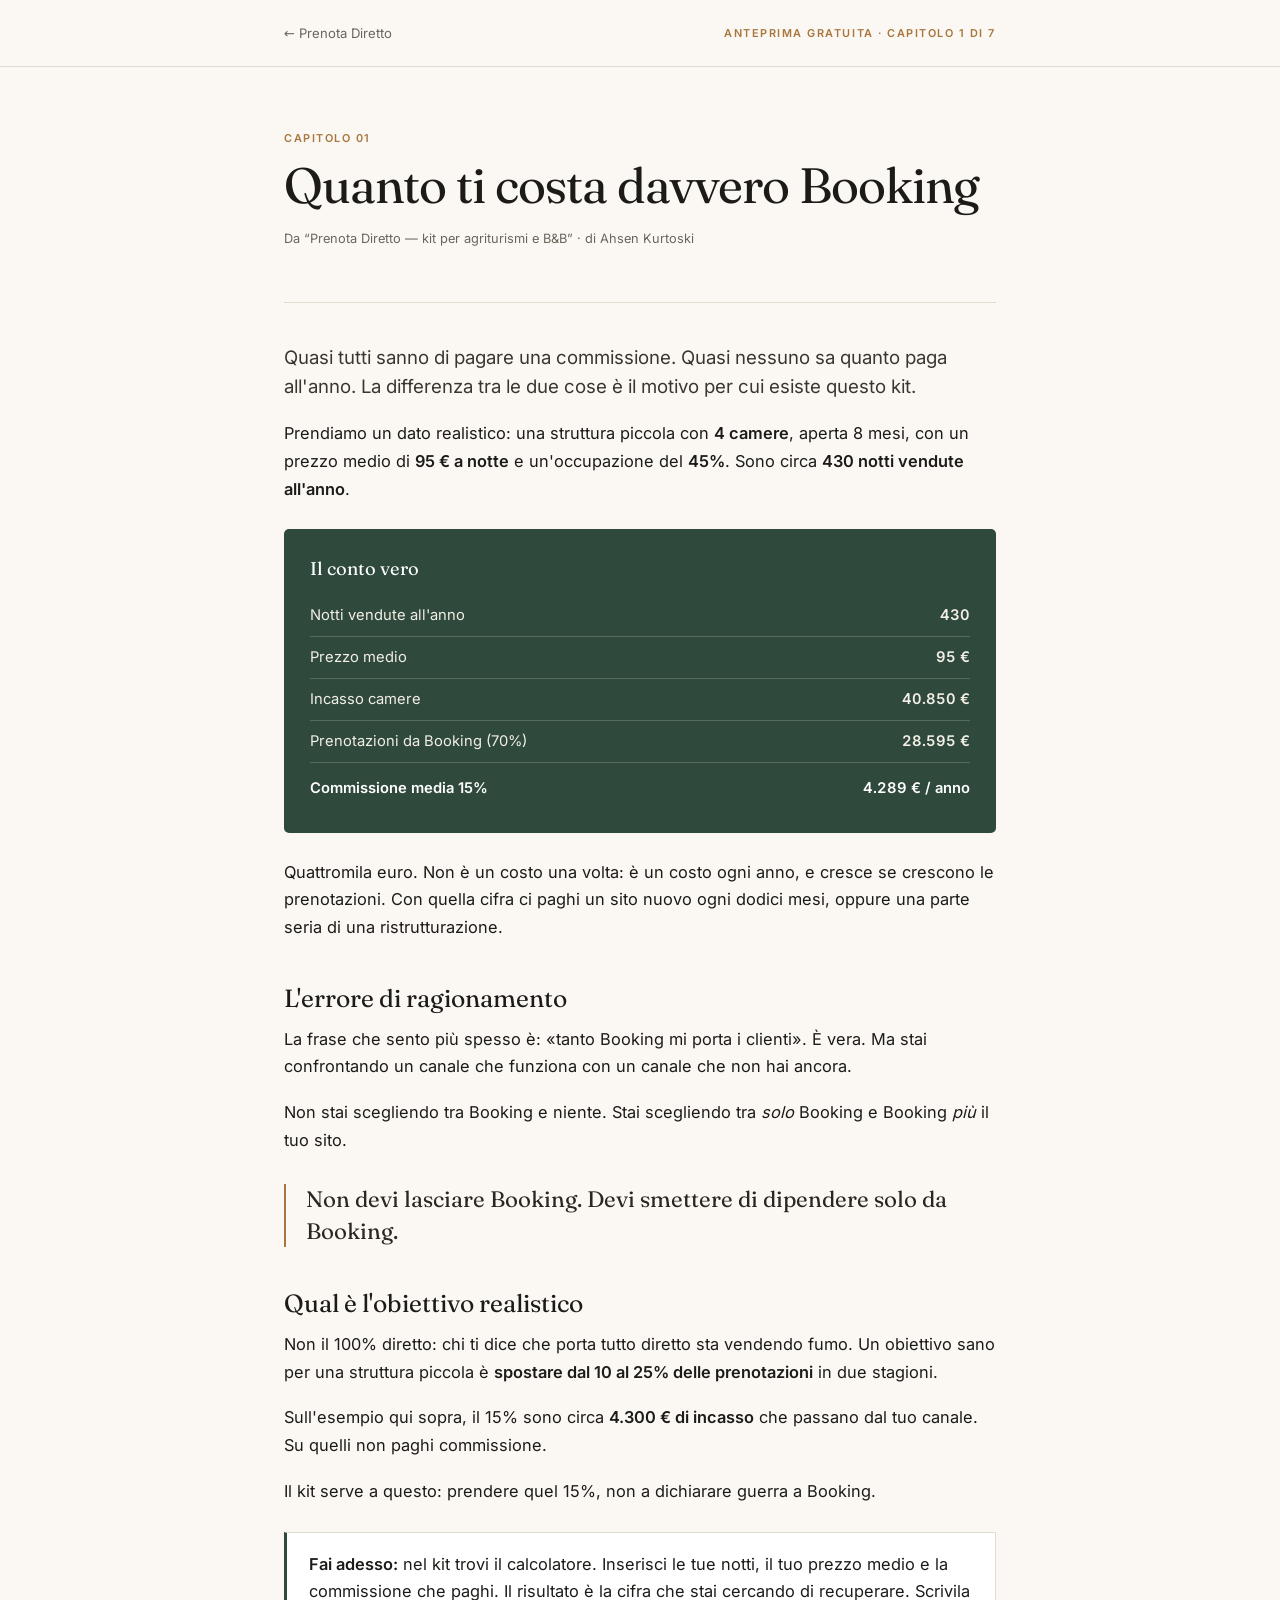
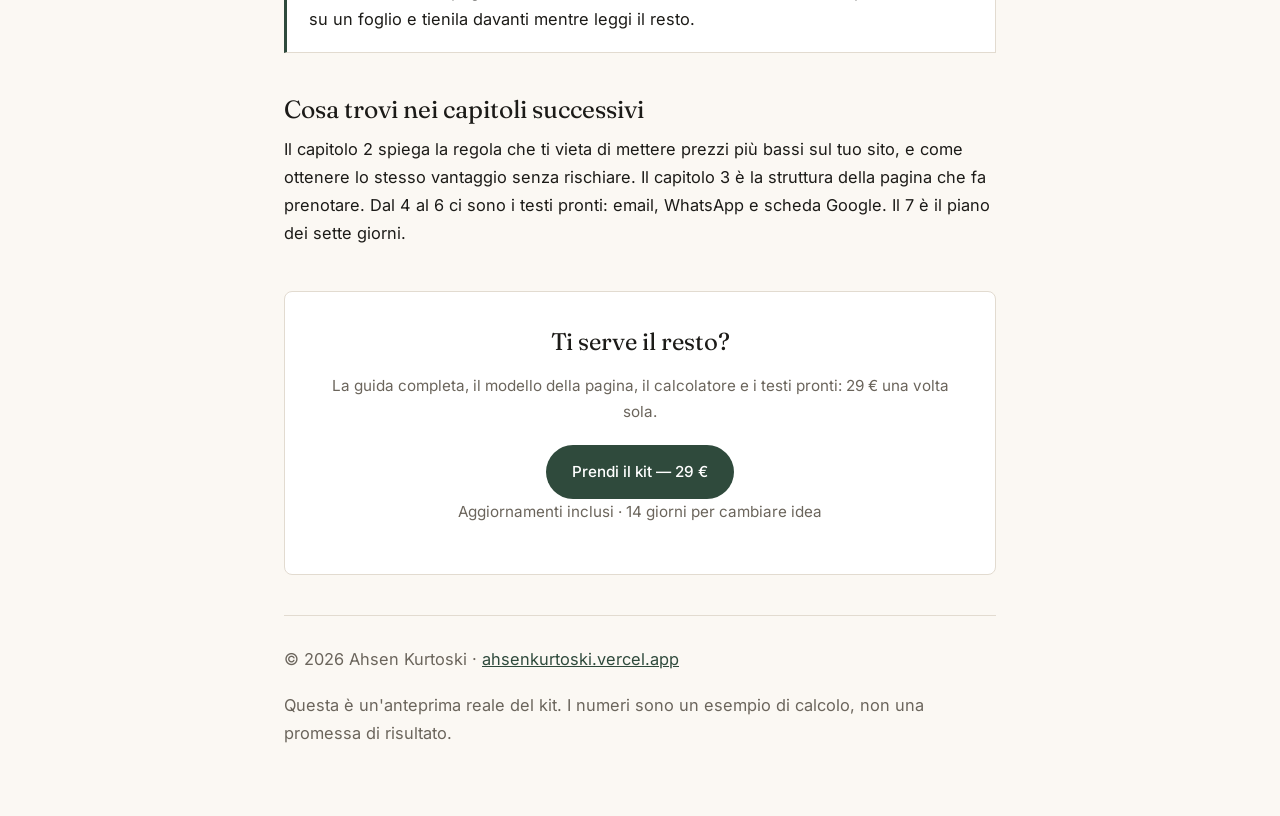
<file: anteprima.html>
<!DOCTYPE html>
<html lang="it">
<head>
<meta charset="utf-8">
<link rel="icon" href="data:image/svg+xml,<svg xmlns='http://www.w3.org/2000/svg' viewBox='0 0 32 32'><rect width='32' height='32' rx='8' fill='%232F4A3C'/><text x='16' y='22' font-family='Georgia,serif' font-size='14' fill='%23FBF8F3' text-anchor='middle'>PD</text></svg>">
<meta name="viewport" content="width=device-width,initial-scale=1">
<title>Capitolo 1 — Quanto ti costa Booking | Prenota Diretto</title>
<meta name="description" content="Anteprima gratuita del kit Prenota Diretto: il calcolo di quanto lasci a Booking ogni anno, con un esempio su una struttura di quattro camere.">
<meta name="robots" content="index,follow">
<link rel="stylesheet" href="fonts.css">
<style>
:root{--bg:#FBF8F3;--ink:#1C1B18;--muted:#6B655C;--line:#E2DBD0;--forest:#2F4A3C;--brass:#A8763E;--paper:#fff}
*{box-sizing:border-box}
body{margin:0;background:var(--bg);color:var(--ink);font-family:Inter,system-ui,sans-serif;line-height:1.7;-webkit-font-smoothing:antialiased}
.wrap{max-width:760px;margin:0 auto;padding:0 24px}
a{color:var(--forest)}
.top{padding:22px 0;border-bottom:1px solid var(--line);font-size:.82rem}
.top-in{display:flex;justify-content:space-between;gap:16px;align-items:center;flex-wrap:wrap}
.top a{text-decoration:none;color:var(--muted)}
.top a:hover{color:var(--ink)}
.tag{font-size:.68rem;letter-spacing:.14em;text-transform:uppercase;color:var(--brass);font-weight:600}
header.head{padding:56px 0 34px;border-bottom:1px solid var(--line)}
h1{font-family:Fraunces,Georgia,serif;font-weight:400;font-size:clamp(2rem,4.6vw,3.1rem);line-height:1.08;letter-spacing:-.02em;margin:8px 0 0}
.meta{font-size:.8rem;color:var(--muted);margin-top:16px}
article{padding:40px 0 20px}
h2{font-family:Fraunces,Georgia,serif;font-weight:400;font-size:1.55rem;line-height:1.2;margin:42px 0 12px}
p{font-size:1.02rem;margin:0 0 18px}
.lead{font-size:1.16rem;color:#3A362F;line-height:1.6}
strong{font-weight:600}
.box{background:var(--paper);border:1px solid var(--line);border-left:3px solid var(--forest);padding:18px 22px;margin:26px 0;font-size:.95rem}
.box p:last-child{margin-bottom:0}
.calc{background:var(--forest);color:#F3EFE6;padding:24px 26px;border-radius:5px;margin:26px 0}
.calc h3{font-family:Fraunces,serif;font-weight:400;font-size:1.15rem;margin:0 0 10px;color:#fff}
.calc .row{display:flex;justify-content:space-between;gap:16px;padding:8px 0;border-bottom:1px solid rgba(255,255,255,.18);font-size:.92rem}
.calc .row:last-child{border-bottom:none;padding-top:13px;font-weight:600;color:#fff}
.calc .row b{font-variant-numeric:tabular-nums;white-space:nowrap}
.q{font-family:Fraunces,Georgia,serif;font-size:1.4rem;line-height:1.4;border-left:2px solid var(--brass);padding-left:20px;margin:30px 0;color:#2A2721}
.cta{background:var(--paper);border:1px solid var(--line);border-radius:8px;padding:30px;margin:44px 0 20px;text-align:center}
.cta h3{font-family:Fraunces,serif;font-weight:400;font-size:1.5rem;margin:0 0 10px}
.cta p{font-size:.95rem;color:var(--muted);margin:0 0 20px}
.btn{display:inline-flex;align-items:center;justify-content:center;background:var(--forest);color:#fff;padding:14px 26px;border-radius:999px;font-weight:500;font-size:.95rem;text-decoration:none}
.btn:hover{background:#253B30}
.small{font-size:.78rem;color:var(--muted);margin-top:12px}
footer{border-top:1px solid var(--line);padding:30px 0 50px;font-size:.8rem;color:var(--muted)}
@media(max-width:560px){.calc{padding:20px}article{padding-top:30px}header.head{padding:38px 0 26px}}
</style>
</head>
<body>

<div class="top">
  <div class="wrap top-in">
    <a href="index.html">← Prenota Diretto</a>
    <span class="tag">Anteprima gratuita · Capitolo 1 di 7</span>
  </div>
</div>

<div class="wrap">
  <header class="head">
    <span class="tag">Capitolo 01</span>
    <h1>Quanto ti costa davvero Booking</h1>
    <p class="meta">Da “Prenota Diretto — kit per agriturismi e B&amp;B” · di Ahsen Kurtoski</p>
  </header>

  <article>
    <p class="lead">Quasi tutti sanno di pagare una commissione. Quasi nessuno sa quanto paga all'anno. La differenza tra le due cose è il motivo per cui esiste questo kit.</p>

    <p>Prendiamo un dato realistico: una struttura piccola con <strong>4 camere</strong>, aperta 8 mesi, con un prezzo medio di <strong>95 € a notte</strong> e un'occupazione del <strong>45%</strong>. Sono circa <strong>430 notti vendute all'anno</strong>.</p>

    <div class="calc">
      <h3>Il conto vero</h3>
      <div class="row"><span>Notti vendute all'anno</span><b>430</b></div>
      <div class="row"><span>Prezzo medio</span><b>95 €</b></div>
      <div class="row"><span>Incasso camere</span><b>40.850 €</b></div>
      <div class="row"><span>Prenotazioni da Booking (70%)</span><b>28.595 €</b></div>
      <div class="row"><span>Commissione media 15%</span><b>4.289 € / anno</b></div>
    </div>

    <p>Quattromila euro. Non è un costo una volta: è un costo ogni anno, e cresce se crescono le prenotazioni. Con quella cifra ci paghi un sito nuovo ogni dodici mesi, oppure una parte seria di una ristrutturazione.</p>

    <h2>L'errore di ragionamento</h2>
    <p>La frase che sento più spesso è: «tanto Booking mi porta i clienti». È vera. Ma stai confrontando un canale che funziona con un canale che non hai ancora.</p>

    <p>Non stai scegliendo tra Booking e niente. Stai scegliendo tra <em>solo</em> Booking e Booking <em>più</em> il tuo sito.</p>

    <p class="q">Non devi lasciare Booking. Devi smettere di dipendere solo da Booking.</p>

    <h2>Qual è l'obiettivo realistico</h2>
    <p>Non il 100% diretto: chi ti dice che porta tutto diretto sta vendendo fumo. Un obiettivo sano per una struttura piccola è <strong>spostare dal 10 al 25% delle prenotazioni</strong> in due stagioni.</p>

    <p>Sull'esempio qui sopra, il 15% sono circa <strong>4.300 € di incasso</strong> che passano dal tuo canale. Su quelli non paghi commissione.</p>

    <p>Il kit serve a questo: prendere quel 15%, non a dichiarare guerra a Booking.</p>

    <div class="box">
      <p><strong>Fai adesso:</strong> nel kit trovi il calcolatore. Inserisci le tue notti, il tuo prezzo medio e la commissione che paghi. Il risultato è la cifra che stai cercando di recuperare. Scrivila su un foglio e tienila davanti mentre leggi il resto.</p>
    </div>

    <h2>Cosa trovi nei capitoli successivi</h2>
    <p>Il capitolo 2 spiega la regola che ti vieta di mettere prezzi più bassi sul tuo sito, e come ottenere lo stesso vantaggio senza rischiare. Il capitolo 3 è la struttura della pagina che fa prenotare. Dal 4 al 6 ci sono i testi pronti: email, WhatsApp e scheda Google. Il 7 è il piano dei sette giorni.</p>

    <div class="cta">
      <h3>Ti serve il resto?</h3>
      <p>La guida completa, il modello della pagina, il calcolatore e i testi pronti: 29 € una volta sola.</p>
      <a class="btn" href="index.html#ordina">Prendi il kit — 29 €</a>
      <p class="small">Aggiornamenti inclusi · 14 giorni per cambiare idea</p>
    </div>
  </article>

  <footer>
    <p>© <span id="y">2026</span> Ahsen Kurtoski · <a href="https://ahsenkurtoski.vercel.app" target="_blank" rel="noopener">ahsenkurtoski.vercel.app</a></p>
    <p>Questa è un'anteprima reale del kit. I numeri sono un esempio di calcolo, non una promessa di risultato.</p>
  </footer>
</div>

<script>document.getElementById("y").textContent = new Date().getFullYear();</script>
</body>
</html>
</file>
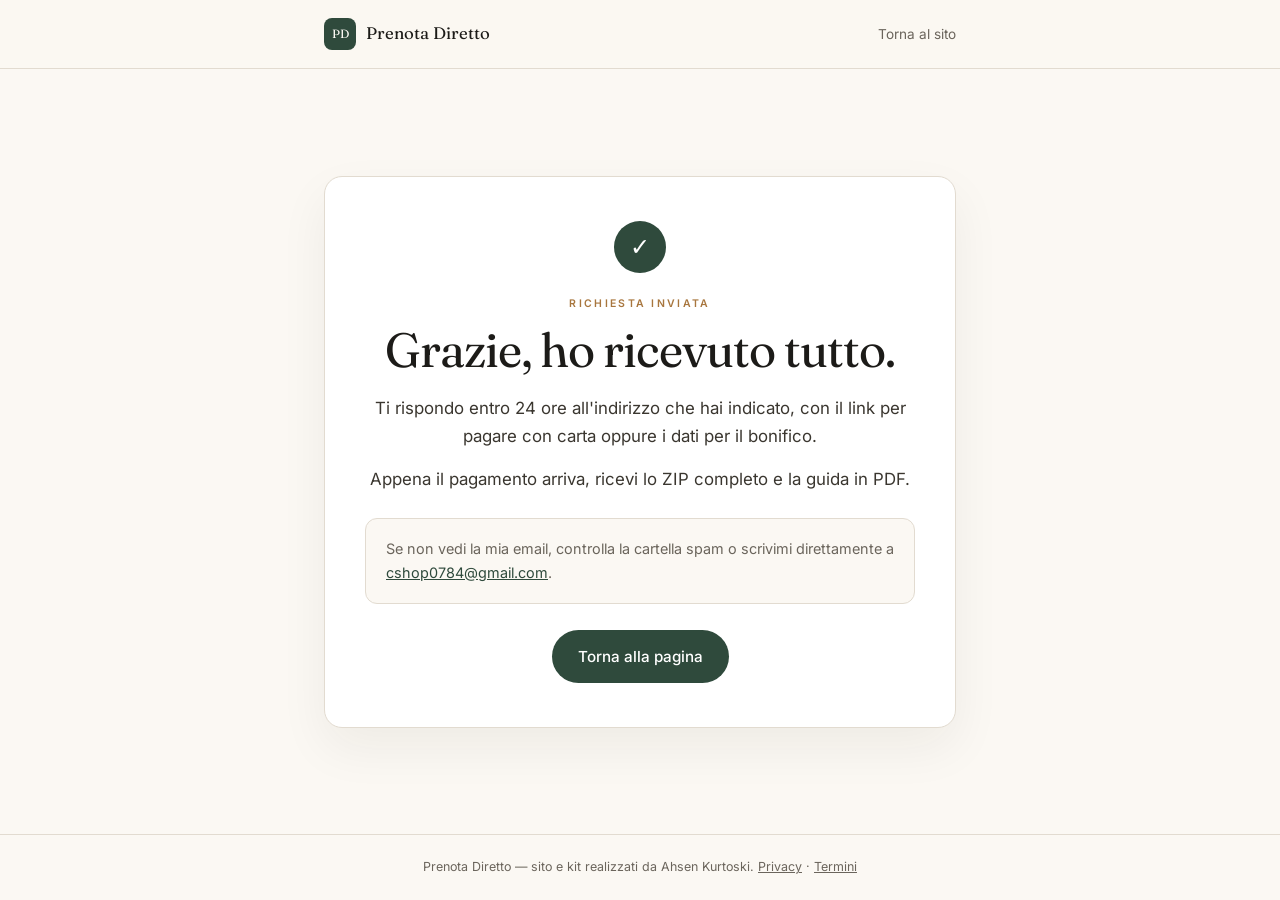
<file: grazie.html>
<!DOCTYPE html>
<html lang="it">
<head>
<meta charset="utf-8">
<link rel="icon" href="data:image/svg+xml,<svg xmlns='http://www.w3.org/2000/svg' viewBox='0 0 32 32'><rect width='32' height='32' rx='8' fill='%232F4A3C'/><text x='16' y='22' font-family='Georgia,serif' font-size='14' fill='%23FBF8F3' text-anchor='middle'>PD</text></svg>">
<meta name="viewport" content="width=device-width,initial-scale=1">
<title>Richiesta ricevuta — Prenota Diretto</title>
<meta name="robots" content="noindex">
<meta name="theme-color" content="#2F4A3C">
<link rel="stylesheet" href="fonts.css">
<style>
:root{--bg:#FBF8F3;--ink:#1C1B18;--muted:#6B655C;--line:#E2DBD0;--forest:#2F4A3C;--forest-d:#253B30;--brass:#A8763E;--paper:#fff}
*{box-sizing:border-box}
body{margin:0;background:var(--bg);color:var(--ink);font-family:Inter,system-ui,sans-serif;line-height:1.65;-webkit-font-smoothing:antialiased;min-height:100vh;display:flex;flex-direction:column}
a{color:inherit;text-decoration:none}
h1{font-family:Fraunces,Georgia,serif;font-weight:400;line-height:1.1;letter-spacing:-.02em;font-size:clamp(2rem,4vw,3rem);margin:0 0 18px}
p{margin:0 0 16px}
.wrap{max-width:680px;margin:0 auto;padding:0 24px;width:100%}
.nav{border-bottom:1px solid var(--line);background:rgba(251,248,243,.94)}
.nav .wrap{display:flex;align-items:center;justify-content:space-between;height:68px}
.brand{display:inline-flex;align-items:center;gap:10px;font-family:Fraunces,serif;font-size:1.05rem}
.mark{width:32px;height:32px;border-radius:8px;background:var(--forest);color:var(--bg);display:grid;place-items:center;font-size:12px}
.main{flex:1;display:grid;place-items:center;padding:64px 0}
.card{background:var(--paper);border:1px solid var(--line);border-radius:18px;padding:44px 40px;text-align:center;box-shadow:0 20px 50px rgba(28,27,24,.06)}
.tick{width:52px;height:52px;border-radius:50%;background:var(--forest);color:#fff;display:grid;place-items:center;margin:0 auto 22px;font-size:24px}
.eyebrow{font-size:10.5px;letter-spacing:.22em;text-transform:uppercase;color:var(--brass);font-weight:600;margin:0 0 12px}
.lead{color:#3A362F;font-size:1.05rem}
.box{background:var(--bg);border:1px solid var(--line);border-radius:12px;padding:18px 20px;text-align:left;font-size:.9rem;color:var(--muted);margin:24px 0 0}
.btn{display:inline-flex;align-items:center;justify-content:center;background:var(--forest);color:#fff;padding:14px 26px;border-radius:999px;font-weight:500;font-size:.95rem;margin-top:26px;transition:background .18s}
.btn:hover{background:var(--forest-d)}
.foot{border-top:1px solid var(--line);padding:22px 0;font-size:.78rem;color:var(--muted);text-align:center}
@media(max-width:520px){.card{padding:32px 22px}}
</style>
</head>
<body>

<header class="nav">
  <div class="wrap">
    <a class="brand" href="index.html"><span class="mark">PD</span> Prenota Diretto</a>
    <a href="index.html" style="font-size:.85rem;color:var(--muted)">Torna al sito</a>
  </div>
</header>

<main class="main">
  <div class="wrap">
    <div class="card">
      <div class="tick" aria-hidden="true">&#10003;</div>
      <p class="eyebrow">Richiesta inviata</p>
      <h1>Grazie, ho ricevuto tutto.</h1>
      <p class="lead">Ti rispondo entro 24 ore all'indirizzo che hai indicato, con il link per pagare con carta oppure i dati per il bonifico.</p>
      <p class="lead">Appena il pagamento arriva, ricevi lo ZIP completo e la guida in PDF.</p>
      <div class="box">
        Se non vedi la mia email, controlla la cartella spam o scrivimi direttamente a
        <a href="mailto:cshop0784@gmail.com" style="color:var(--forest);text-decoration:underline">cshop0784@gmail.com</a>.
      </div>
      <a class="btn" href="index.html">Torna alla pagina</a>
    </div>
  </div>
</main>

<footer class="foot">
  <div class="wrap">Prenota Diretto — sito e kit realizzati da Ahsen Kurtoski. <a href="privacy.html" style="text-decoration:underline">Privacy</a> · <a href="termini.html" style="text-decoration:underline">Termini</a></div>
</footer>

</body>
</html>
</file>
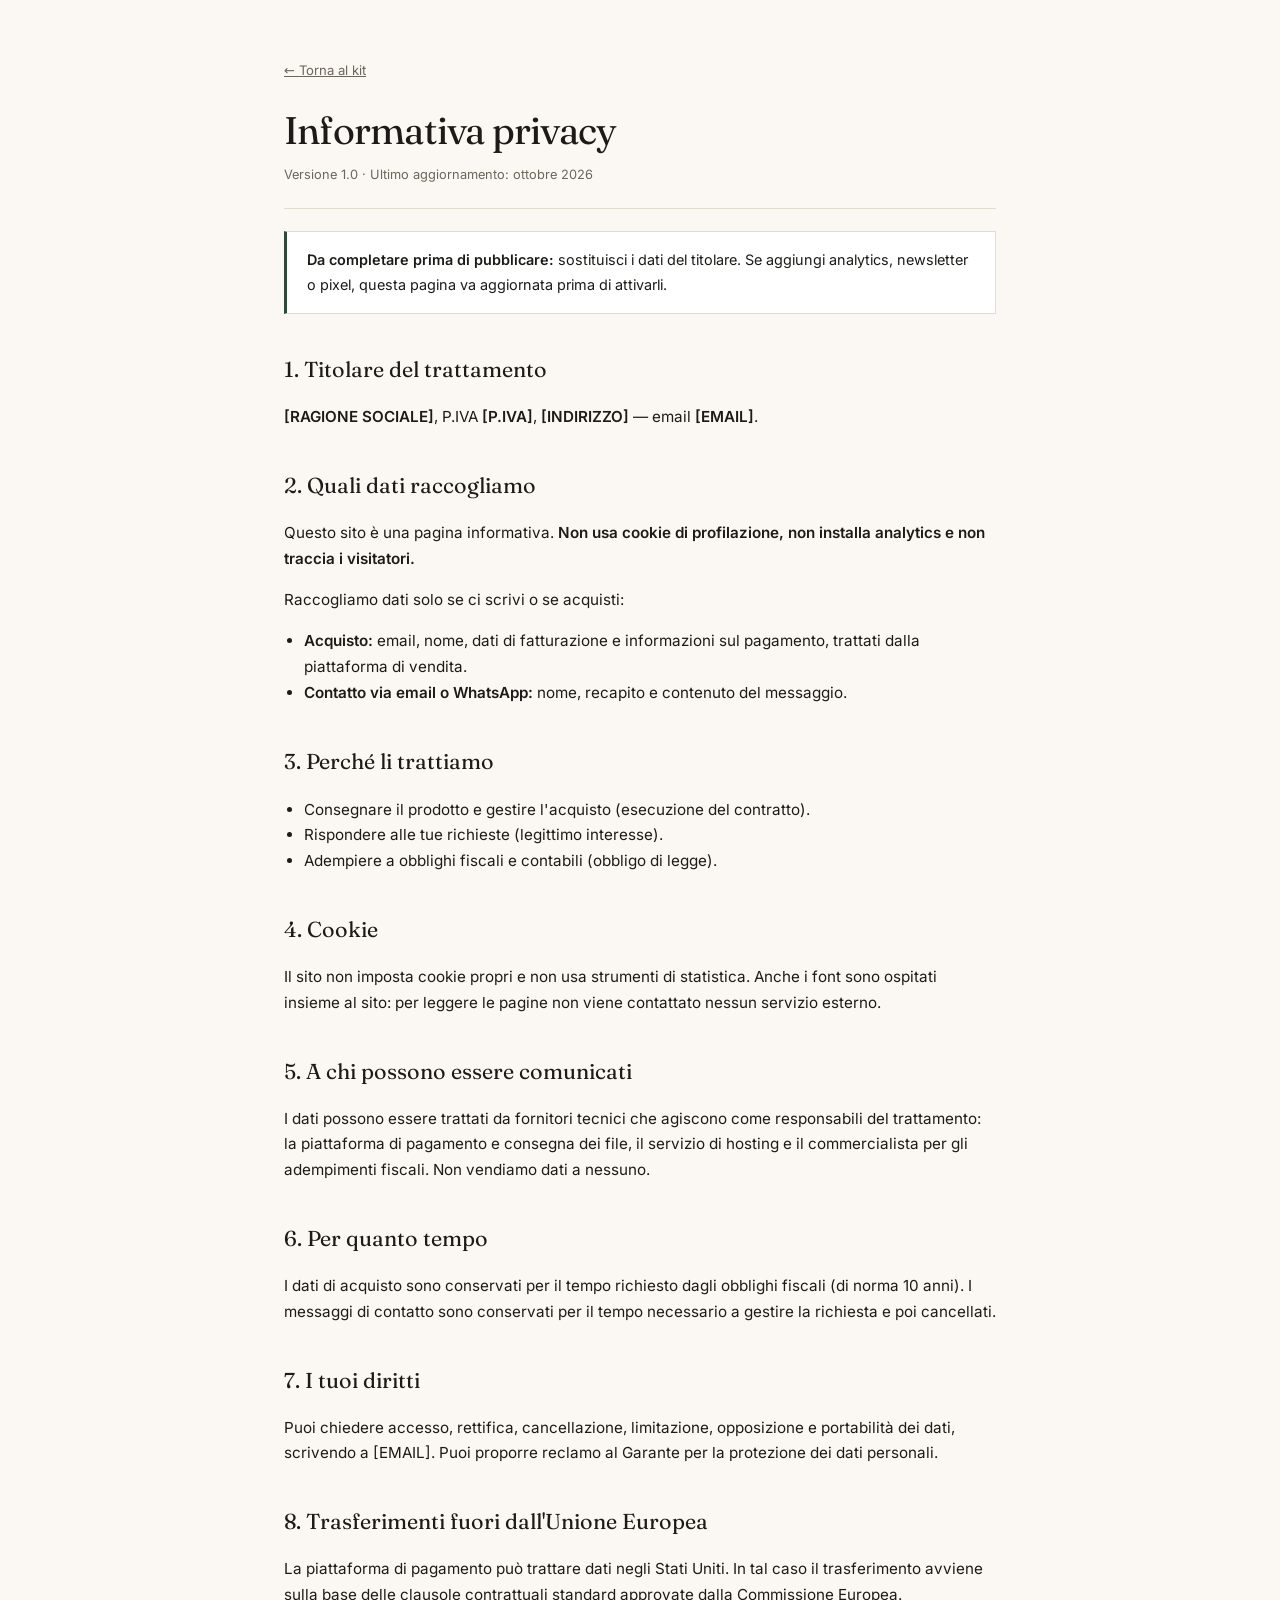
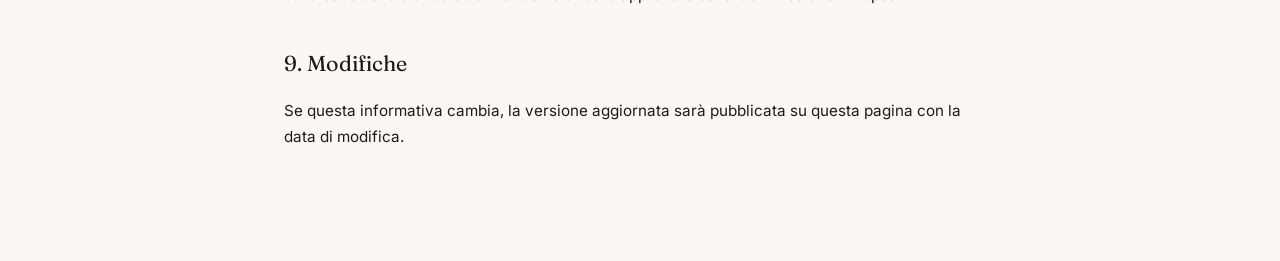
<file: privacy.html>
<!DOCTYPE html>
<html lang="it">
<head>
<meta charset="utf-8">
<link rel="icon" href="data:image/svg+xml,<svg xmlns='http://www.w3.org/2000/svg' viewBox='0 0 32 32'><rect width='32' height='32' rx='8' fill='%232F4A3C'/><text x='16' y='22' font-family='Georgia,serif' font-size='14' fill='%23FBF8F3' text-anchor='middle'>PD</text></svg>">
<meta name="viewport" content="width=device-width,initial-scale=1">
<title>Privacy — Prenota Diretto</title>
<meta name="robots" content="noindex">
<link rel="stylesheet" href="fonts.css">
<style>
:root{--bg:#FBF8F3;--ink:#1C1B18;--muted:#6B655C;--line:#E2DBD0;--forest:#2F4A3C}
*{box-sizing:border-box}
body{margin:0;background:var(--bg);color:var(--ink);font-family:Inter,system-ui,sans-serif;line-height:1.7}
.wrap{max-width:760px;margin:0 auto;padding:56px 24px 96px}
h1{font-family:Fraunces,Georgia,serif;font-weight:400;font-size:2.4rem;line-height:1.1;letter-spacing:-.02em;margin:0 0 8px}
h2{font-family:Fraunces,Georgia,serif;font-weight:400;font-size:1.35rem;margin:38px 0 10px}
p,li{font-size:.95rem}
ul{padding-left:20px}
a{color:var(--forest)}
.back{display:inline-block;font-size:.82rem;color:var(--muted);margin-bottom:28px}
.upd{font-size:.8rem;color:var(--muted);border-bottom:1px solid var(--line);padding-bottom:22px;margin-bottom:8px}
.box{background:#fff;border:1px solid var(--line);border-left:3px solid var(--forest);padding:16px 20px;margin:22px 0;font-size:.9rem}
</style>
</head>
<body>
<div class="wrap">
  <a class="back" href="index.html">← Torna al kit</a>
  <h1>Informativa privacy</h1>
  <p class="upd">Versione 1.0 · Ultimo aggiornamento: ottobre 2026</p>

  <div class="box">
    <strong>Da completare prima di pubblicare:</strong> sostituisci i dati del titolare. Se aggiungi analytics, newsletter o pixel, questa pagina va aggiornata prima di attivarli.
  </div>

  <h2>1. Titolare del trattamento</h2>
  <p><strong>[RAGIONE SOCIALE]</strong>, P.IVA <strong>[P.IVA]</strong>, <strong>[INDIRIZZO]</strong> — email <strong>[EMAIL]</strong>.</p>

  <h2>2. Quali dati raccogliamo</h2>
  <p>Questo sito è una pagina informativa. <strong>Non usa cookie di profilazione, non installa analytics e non traccia i visitatori.</strong></p>
  <p>Raccogliamo dati solo se ci scrivi o se acquisti:</p>
  <ul>
    <li><strong>Acquisto:</strong> email, nome, dati di fatturazione e informazioni sul pagamento, trattati dalla piattaforma di vendita.</li>
    <li><strong>Contatto via email o WhatsApp:</strong> nome, recapito e contenuto del messaggio.</li>
  </ul>

  <h2>3. Perché li trattiamo</h2>
  <ul>
    <li>Consegnare il prodotto e gestire l'acquisto (esecuzione del contratto).</li>
    <li>Rispondere alle tue richieste (legittimo interesse).</li>
    <li>Adempiere a obblighi fiscali e contabili (obbligo di legge).</li>
  </ul>

  <h2>4. Cookie</h2>
  <p>Il sito non imposta cookie propri e non usa strumenti di statistica. Anche i font sono ospitati insieme al sito: per leggere le pagine non viene contattato nessun servizio esterno.</p>

  <h2>5. A chi possono essere comunicati</h2>
  <p>I dati possono essere trattati da fornitori tecnici che agiscono come responsabili del trattamento: la piattaforma di pagamento e consegna dei file, il servizio di hosting e il commercialista per gli adempimenti fiscali. Non vendiamo dati a nessuno.</p>

  <h2>6. Per quanto tempo</h2>
  <p>I dati di acquisto sono conservati per il tempo richiesto dagli obblighi fiscali (di norma 10 anni). I messaggi di contatto sono conservati per il tempo necessario a gestire la richiesta e poi cancellati.</p>

  <h2>7. I tuoi diritti</h2>
  <p>Puoi chiedere accesso, rettifica, cancellazione, limitazione, opposizione e portabilità dei dati, scrivendo a [EMAIL]. Puoi proporre reclamo al Garante per la protezione dei dati personali.</p>

  <h2>8. Trasferimenti fuori dall'Unione Europea</h2>
  <p>La piattaforma di pagamento può trattare dati negli Stati Uniti. In tal caso il trasferimento avviene sulla base delle clausole contrattuali standard approvate dalla Commissione Europea.</p>

  <h2>9. Modifiche</h2>
  <p>Se questa informativa cambia, la versione aggiornata sarà pubblicata su questa pagina con la data di modifica.</p>
</div>
</body>
</html>
</file>
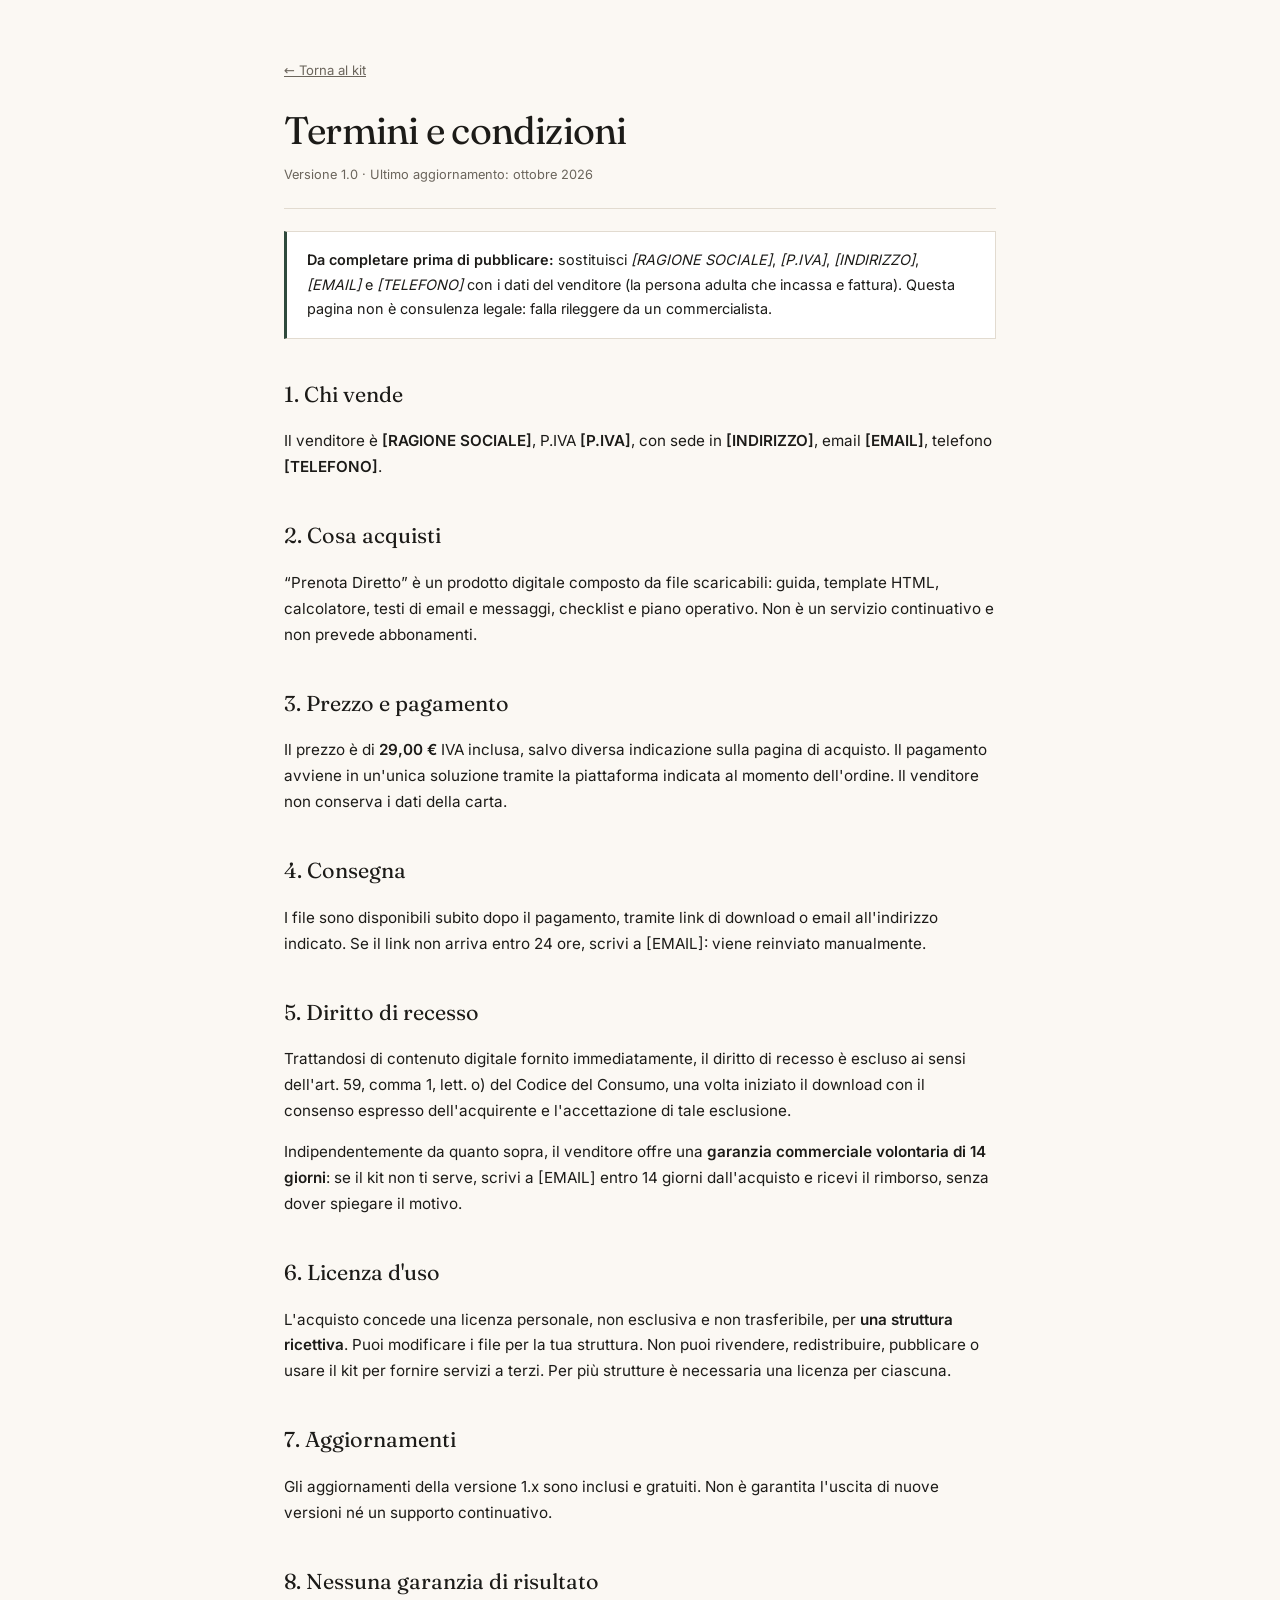
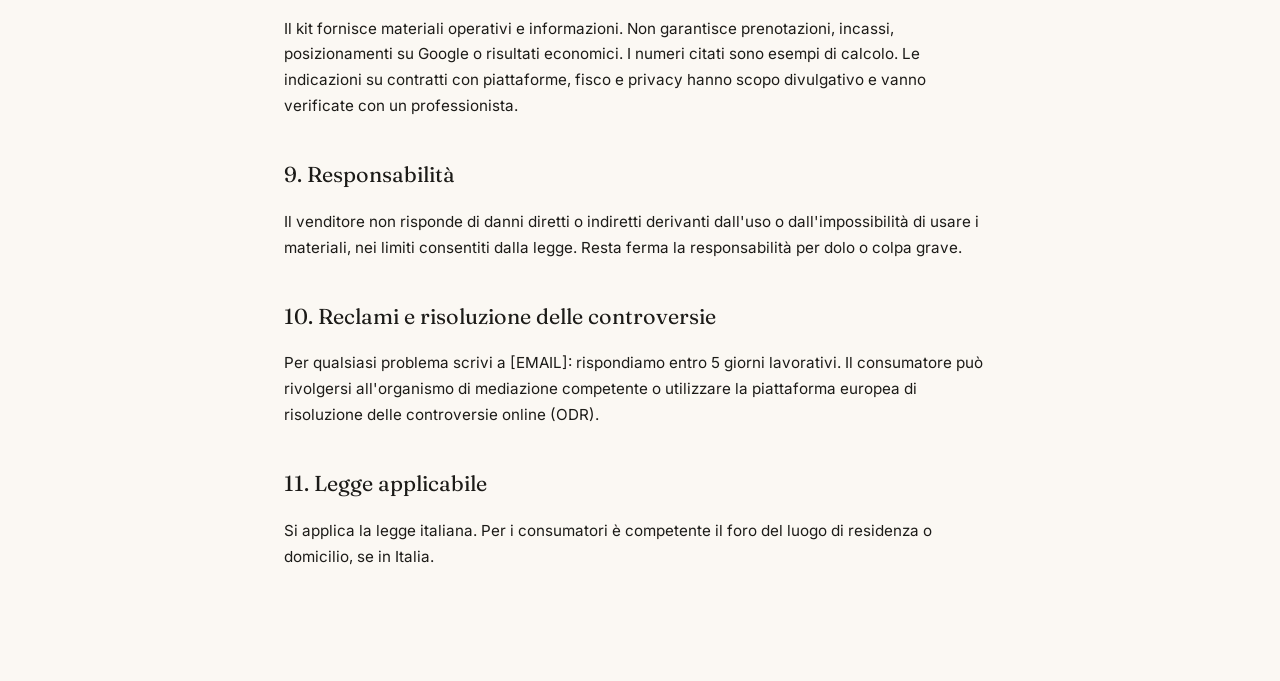
<file: termini.html>
<!DOCTYPE html>
<html lang="it">
<head>
<meta charset="utf-8">
<link rel="icon" href="data:image/svg+xml,<svg xmlns='http://www.w3.org/2000/svg' viewBox='0 0 32 32'><rect width='32' height='32' rx='8' fill='%232F4A3C'/><text x='16' y='22' font-family='Georgia,serif' font-size='14' fill='%23FBF8F3' text-anchor='middle'>PD</text></svg>">
<meta name="viewport" content="width=device-width,initial-scale=1">
<title>Termini e condizioni — Prenota Diretto</title>
<meta name="robots" content="noindex">
<link rel="stylesheet" href="fonts.css">
<style>
:root{--bg:#FBF8F3;--ink:#1C1B18;--muted:#6B655C;--line:#E2DBD0;--forest:#2F4A3C}
*{box-sizing:border-box}
body{margin:0;background:var(--bg);color:var(--ink);font-family:Inter,system-ui,sans-serif;line-height:1.7}
.wrap{max-width:760px;margin:0 auto;padding:56px 24px 96px}
h1{font-family:Fraunces,Georgia,serif;font-weight:400;font-size:2.4rem;line-height:1.1;letter-spacing:-.02em;margin:0 0 8px}
h2{font-family:Fraunces,Georgia,serif;font-weight:400;font-size:1.35rem;margin:38px 0 10px}
p,li{font-size:.95rem}
ul{padding-left:20px}
a{color:var(--forest)}
.back{display:inline-block;font-size:.82rem;color:var(--muted);margin-bottom:28px}
.upd{font-size:.8rem;color:var(--muted);border-bottom:1px solid var(--line);padding-bottom:22px;margin-bottom:8px}
.box{background:#fff;border:1px solid var(--line);border-left:3px solid var(--forest);padding:16px 20px;margin:22px 0;font-size:.9rem}
</style>
</head>
<body>
<div class="wrap">
  <a class="back" href="index.html">← Torna al kit</a>
  <h1>Termini e condizioni</h1>
  <p class="upd">Versione 1.0 · Ultimo aggiornamento: ottobre 2026</p>

  <div class="box">
    <strong>Da completare prima di pubblicare:</strong> sostituisci <em>[RAGIONE SOCIALE]</em>, <em>[P.IVA]</em>, <em>[INDIRIZZO]</em>, <em>[EMAIL]</em> e <em>[TELEFONO]</em> con i dati del venditore (la persona adulta che incassa e fattura). Questa pagina non è consulenza legale: falla rileggere da un commercialista.
  </div>

  <h2>1. Chi vende</h2>
  <p>Il venditore è <strong>[RAGIONE SOCIALE]</strong>, P.IVA <strong>[P.IVA]</strong>, con sede in <strong>[INDIRIZZO]</strong>, email <strong>[EMAIL]</strong>, telefono <strong>[TELEFONO]</strong>.</p>

  <h2>2. Cosa acquisti</h2>
  <p>“Prenota Diretto” è un prodotto digitale composto da file scaricabili: guida, template HTML, calcolatore, testi di email e messaggi, checklist e piano operativo. Non è un servizio continuativo e non prevede abbonamenti.</p>

  <h2>3. Prezzo e pagamento</h2>
  <p>Il prezzo è di <strong>29,00 €</strong> IVA inclusa, salvo diversa indicazione sulla pagina di acquisto. Il pagamento avviene in un'unica soluzione tramite la piattaforma indicata al momento dell'ordine. Il venditore non conserva i dati della carta.</p>

  <h2>4. Consegna</h2>
  <p>I file sono disponibili subito dopo il pagamento, tramite link di download o email all'indirizzo indicato. Se il link non arriva entro 24 ore, scrivi a [EMAIL]: viene reinviato manualmente.</p>

  <h2>5. Diritto di recesso</h2>
  <p>Trattandosi di contenuto digitale fornito immediatamente, il diritto di recesso è escluso ai sensi dell'art. 59, comma 1, lett. o) del Codice del Consumo, una volta iniziato il download con il consenso espresso dell'acquirente e l'accettazione di tale esclusione.</p>
  <p>Indipendentemente da quanto sopra, il venditore offre una <strong>garanzia commerciale volontaria di 14 giorni</strong>: se il kit non ti serve, scrivi a [EMAIL] entro 14 giorni dall'acquisto e ricevi il rimborso, senza dover spiegare il motivo.</p>

  <h2>6. Licenza d'uso</h2>
  <p>L'acquisto concede una licenza personale, non esclusiva e non trasferibile, per <strong>una struttura ricettiva</strong>. Puoi modificare i file per la tua struttura. Non puoi rivendere, redistribuire, pubblicare o usare il kit per fornire servizi a terzi. Per più strutture è necessaria una licenza per ciascuna.</p>

  <h2>7. Aggiornamenti</h2>
  <p>Gli aggiornamenti della versione 1.x sono inclusi e gratuiti. Non è garantita l'uscita di nuove versioni né un supporto continuativo.</p>

  <h2>8. Nessuna garanzia di risultato</h2>
  <p>Il kit fornisce materiali operativi e informazioni. Non garantisce prenotazioni, incassi, posizionamenti su Google o risultati economici. I numeri citati sono esempi di calcolo. Le indicazioni su contratti con piattaforme, fisco e privacy hanno scopo divulgativo e vanno verificate con un professionista.</p>

  <h2>9. Responsabilità</h2>
  <p>Il venditore non risponde di danni diretti o indiretti derivanti dall'uso o dall'impossibilità di usare i materiali, nei limiti consentiti dalla legge. Resta ferma la responsabilità per dolo o colpa grave.</p>

  <h2>10. Reclami e risoluzione delle controversie</h2>
  <p>Per qualsiasi problema scrivi a [EMAIL]: rispondiamo entro 5 giorni lavorativi. Il consumatore può rivolgersi all'organismo di mediazione competente o utilizzare la piattaforma europea di risoluzione delle controversie online (ODR).</p>

  <h2>11. Legge applicabile</h2>
  <p>Si applica la legge italiana. Per i consumatori è competente il foro del luogo di residenza o domicilio, se in Italia.</p>
</div>
</body>
</html>
</file>
<file: fonts.css>
@font-face{font-family:'Inter';font-style:normal;font-weight:300 600;font-display:swap;src:url(fonts/inter.woff2) format('woff2')}
@font-face{font-family:'Fraunces';font-style:normal;font-weight:300 700;font-display:swap;src:url(fonts/fraunces.woff2) format('woff2')}
</file>
